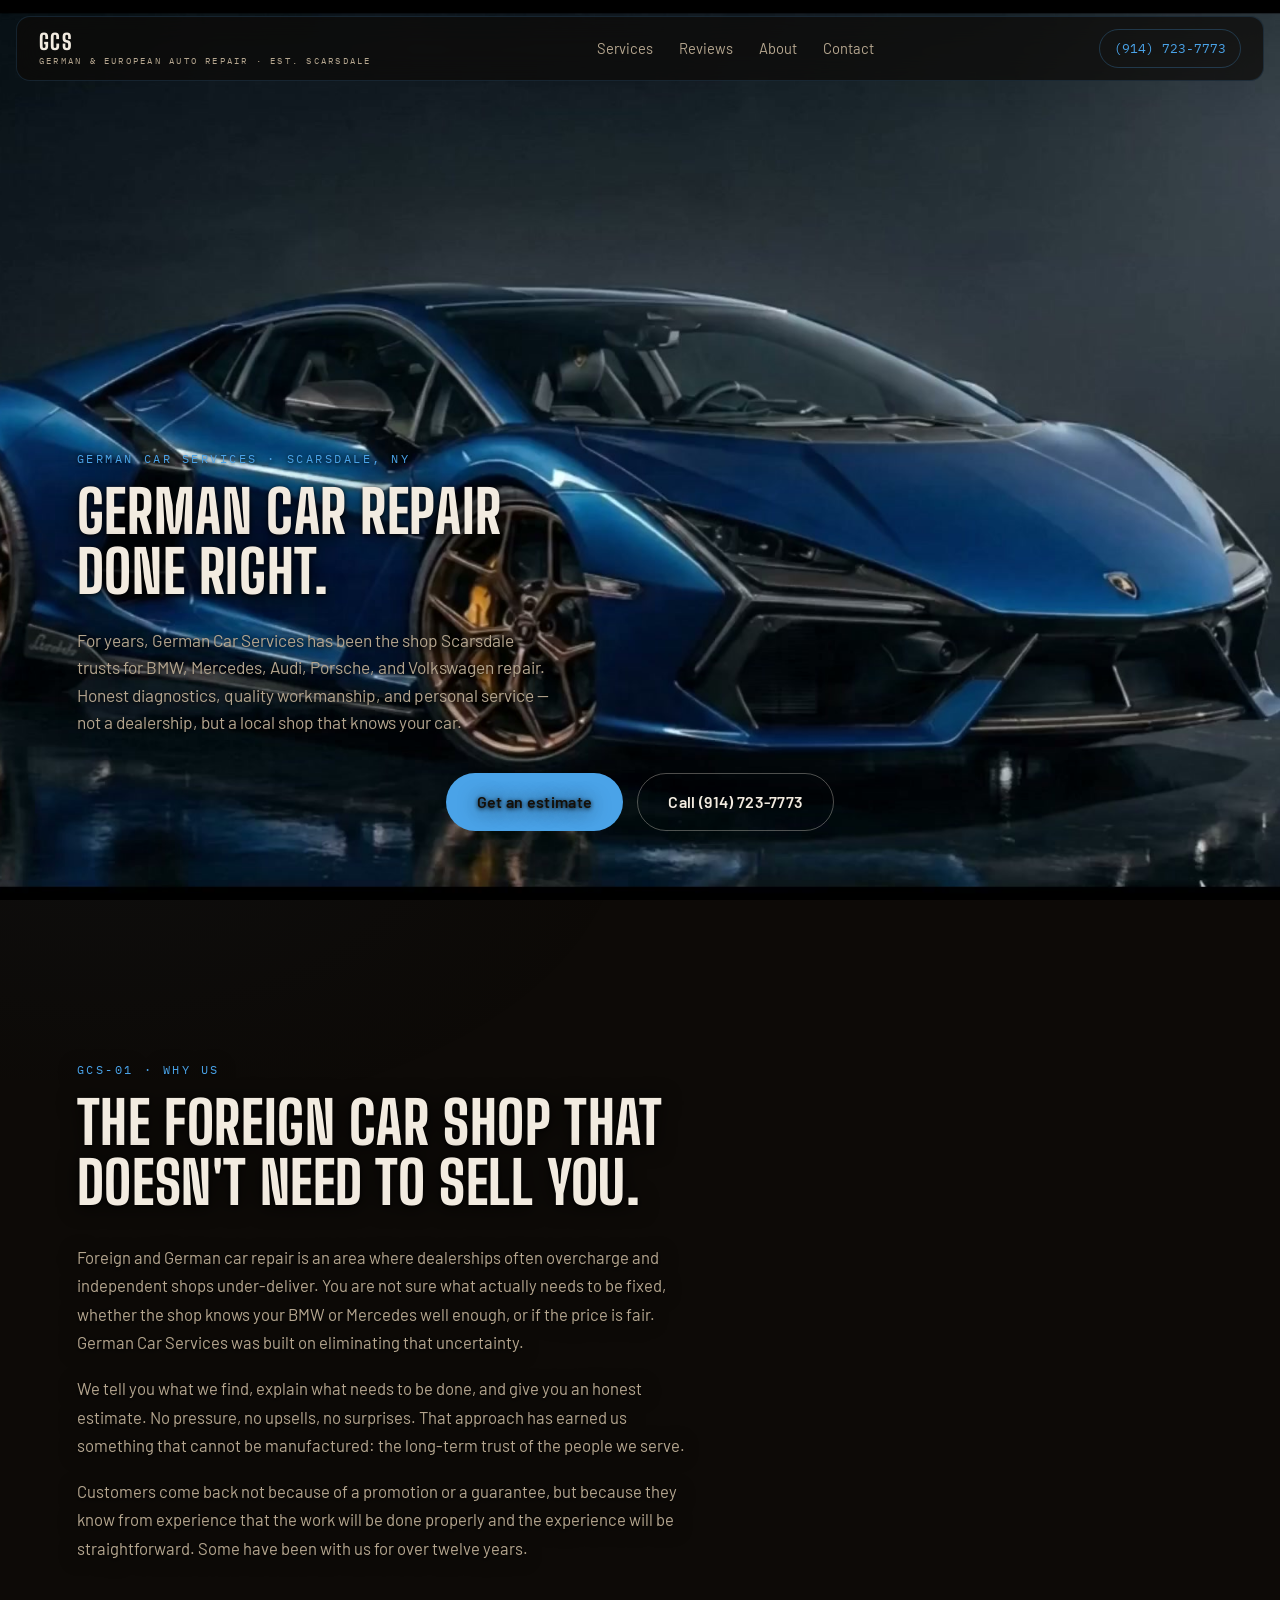
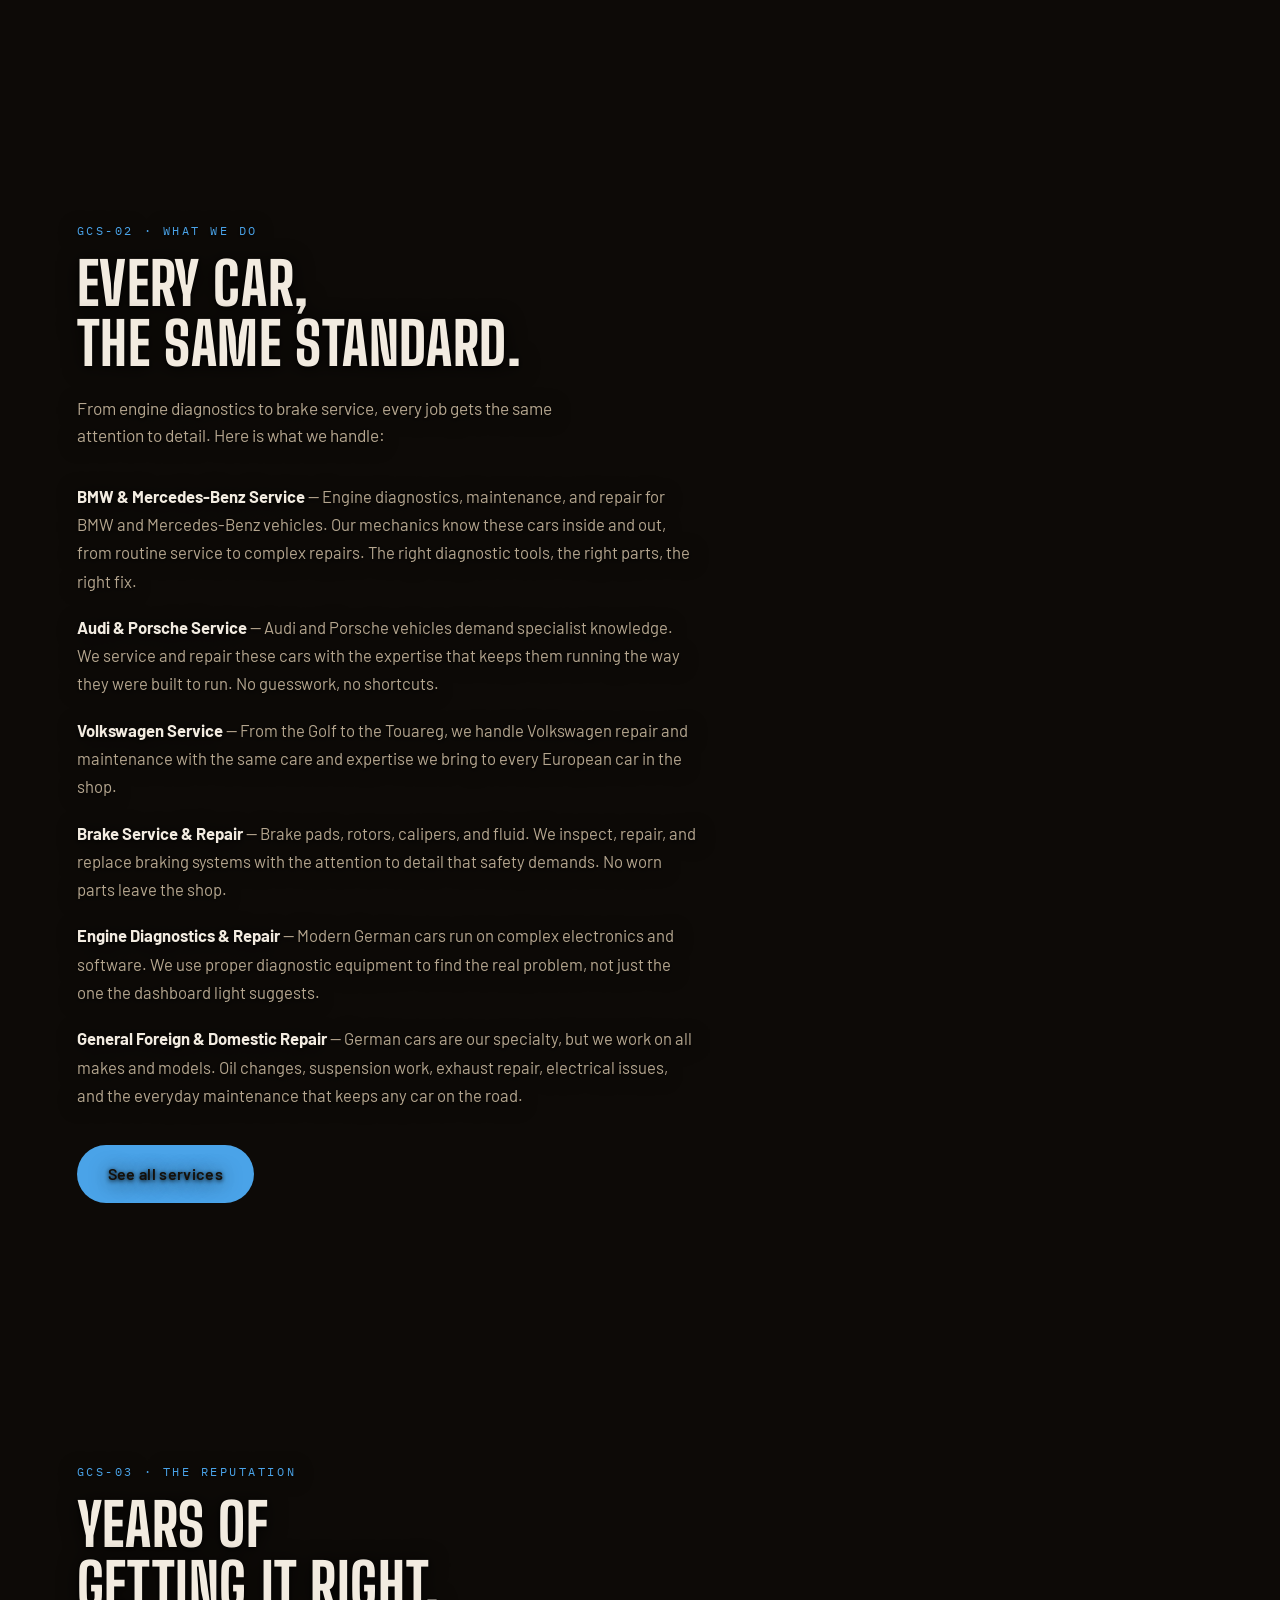
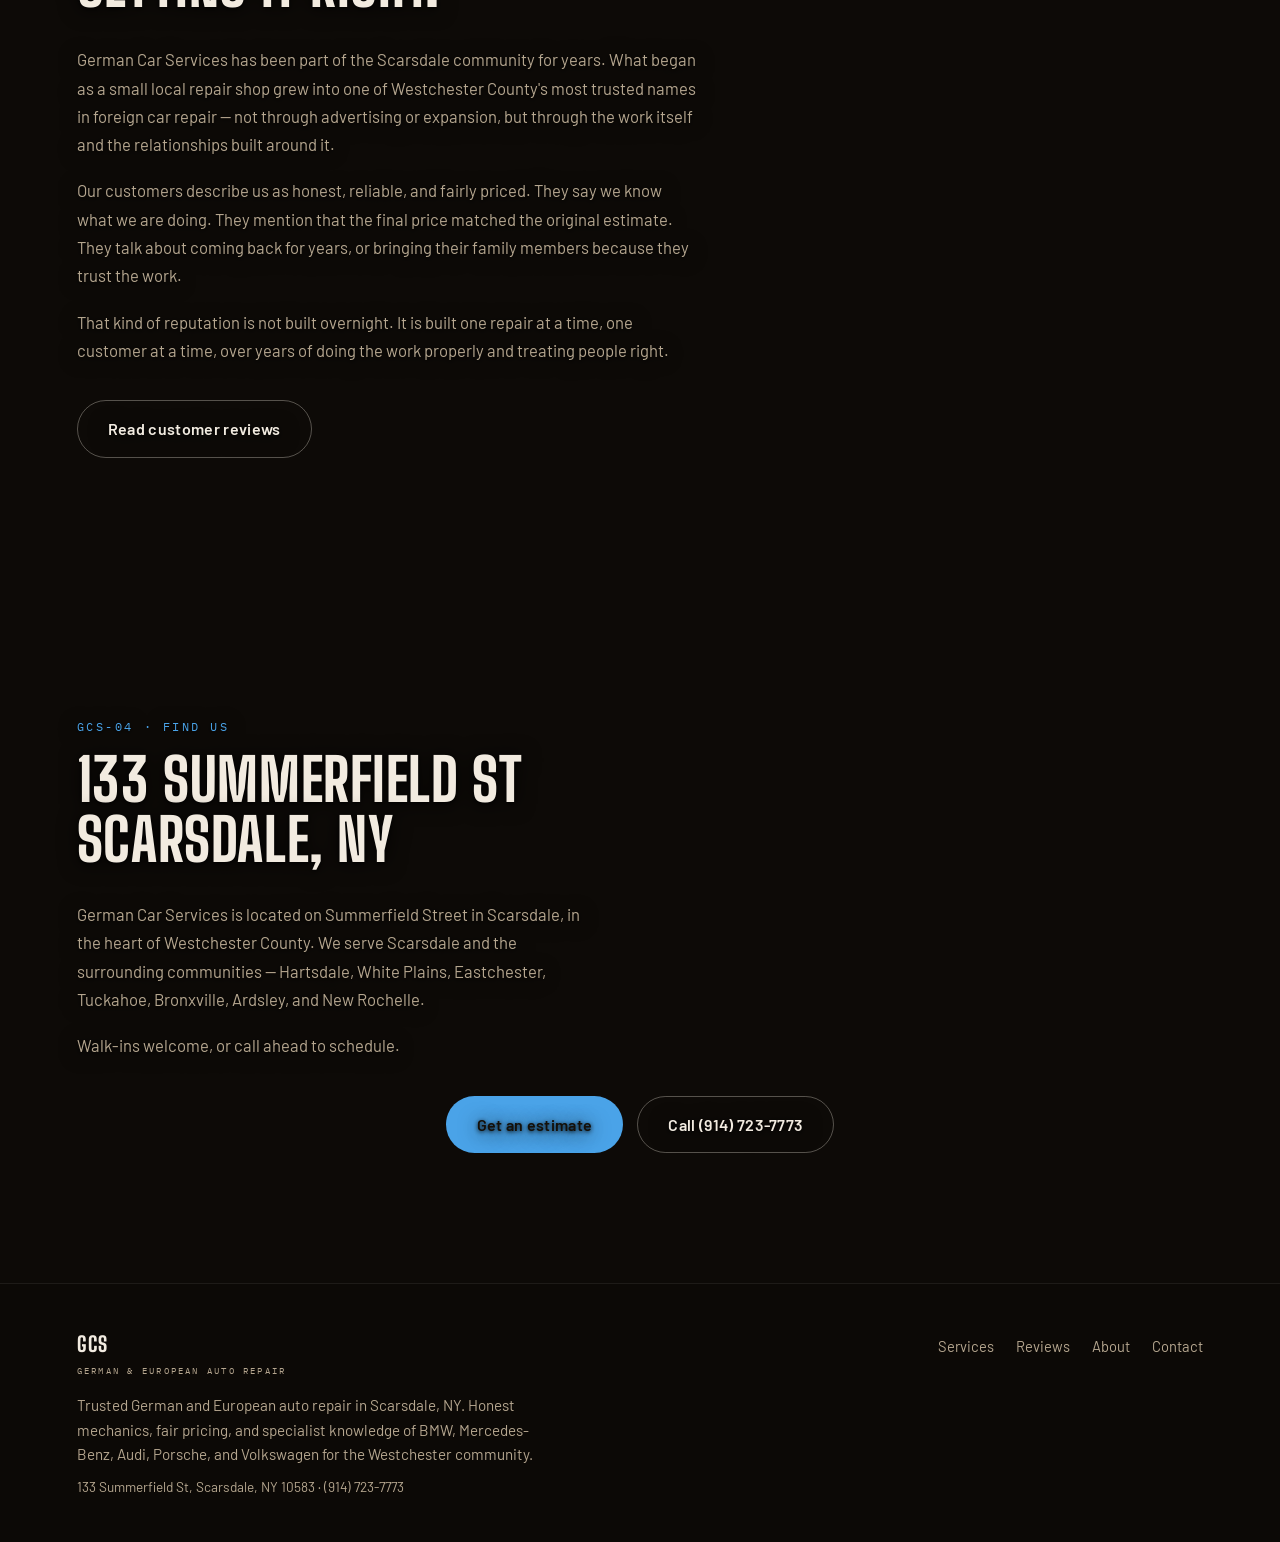
<file: index.html>
<!DOCTYPE html>
<html lang="en">
<head>
<meta charset="UTF-8">
<meta name="viewport" content="width=device-width, initial-scale=1">
<title>German Car Services — German &amp; European Auto Repair in Scarsdale, NY</title>
<meta name="description" content="German Car Services — trusted German and European auto repair in Scarsdale, NY. BMW, Mercedes-Benz, Audi, Porsche, and Volkswagen specialists.">
<meta name="theme-color" content="#0d0a07">
<link rel="icon" href='data:image/svg+xml,<svg xmlns="http://www.w3.org/2000/svg" viewBox="0 0 48 48"><rect width="48" height="48" rx="10" fill="%230d0a07"/><path d="M24 8l13 7.5v17L24 40l-13-7.5v-17z" fill="none" stroke="%234aa3e8" stroke-width="3"/><circle cx="24" cy="24" r="5" fill="%234aa3e8"/></svg>'>
<link rel="preconnect" href="https://fonts.googleapis.com">
<link rel="preconnect" href="https://fonts.gstatic.com" crossorigin>
<link href="https://fonts.googleapis.com/css2?family=Big+Shoulders+Display:wght@700;800&family=Barlow:wght@400;500;600&family=IBM+Plex+Mono:wght@400;500&display=swap" rel="stylesheet">
<meta property="og:title" content="German Car Services — Scarsdale, NY">
<meta property="og:description" content="Trusted German and European auto repair in Scarsdale, NY. Honest mechanics, fair pricing, and specialist knowledge of BMW, Mercedes-Benz, Audi, Porsche, and Volkswagen.">
<meta property="og:type" content="website">
<link rel="stylesheet" href="assets/style.css">
</head>
<body>
<a class="skip" href="#main">Skip to content</a>

<!-- ================= FIXED VIDEO BACKGROUND ================= -->
<section class="hero" id="top">
  <div class="stage">
    <div class="poster" aria-hidden="true"></div>
    <video id="heroVideo" preload="auto" muted playsinline loop aria-hidden="true" tabindex="-1">
      <source src="assets/hero-scrub.mp4" type="video/mp4">
    </video>
    <div class="scrim" aria-hidden="true"></div>
    <svg class="ring" viewBox="0 0 48 48" aria-hidden="true">
      <circle cx="24" cy="24" r="20" fill="none" stroke="currentColor" stroke-width="3"
              stroke-dasharray="126" style="stroke-dashoffset:var(--ld,126)"/>
    </svg>
  </div>
</section>

<header class="nav">
  <a class="brand" href="index.html">GCS<span class="brand-sub">German & European Auto Repair · est. Scarsdale</span></a>
  <nav class="nav-links" aria-label="Primary">
    <a href="services.html">Services</a>
    <a href="reviews.html">Reviews</a>
    <a href="about.html">About</a>
    <a href="contact.html">Contact</a>
  </nav>
  <a class="nav-tel" href="tel:+19147237773">(914) 723-7773</a>
</header>

<!-- ================= SCROLLABLE CONTENT OVER VIDEO ================= -->
<div class="hero-content">

  <main id="main" tabindex="-1">

    <!-- ================= INTRO ================= -->
    <section class="sec" style="padding-top:50vh;padding-bottom:100px">
      <div class="wrap" data-reveal>
        <p class="kicker part">German Car Services · Scarsdale, NY</p>
        <h1 class="sec-h part mask"><span>German car repair<br>done right.</span></h1>
        <p class="lede part" style="margin-top:24px;max-width:48ch">For years, German Car Services has been the shop Scarsdale trusts for BMW, Mercedes, Audi, Porsche, and Volkswagen repair. Honest diagnostics, quality workmanship, and personal service — not a dealership, but a local shop that knows your car.</p>
        <div class="cta-row part" style="margin-top:36px">
          <a class="btn btn-primary" href="contact.html">Get an estimate</a>
          <a class="btn btn-ghost" href="tel:+19147237773">Call (914) 723-7773</a>
        </div>
      </div>
    </section>

    <!-- ================= WHY US ================= -->
    <section class="sec zone-blue">
      <div class="wrap" data-reveal>
        <p class="kicker part">GCS-01 · why us</p>
        <h2 class="sec-h part mask"><span>The foreign car shop that<br>doesn't need to sell you.</span></h2>
        <div class="part" style="margin-top:30px;max-width:62ch">
          <p style="color:var(--text-secondary);font-size:1.04rem;line-height:1.7;margin-bottom:18px">Foreign and German car repair is an area where dealerships often overcharge and independent shops under-deliver. You are not sure what actually needs to be fixed, whether the shop knows your BMW or Mercedes well enough, or if the price is fair. German Car Services was built on eliminating that uncertainty.</p>
          <p style="color:var(--text-secondary);font-size:1.04rem;line-height:1.7;margin-bottom:18px">We tell you what we find, explain what needs to be done, and give you an honest estimate. No pressure, no upsells, no surprises. That approach has earned us something that cannot be manufactured: the long-term trust of the people we serve.</p>
          <p style="color:var(--text-secondary);font-size:1.04rem;line-height:1.7">Customers come back not because of a promotion or a guarantee, but because they know from experience that the work will be done properly and the experience will be straightforward. Some have been with us for over twelve years.</p>
        </div>
      </div>
    </section>

    <!-- ================= WHAT WE DO ================= -->
    <section class="sec zone-blue">
      <div class="wrap" data-reveal>
        <p class="kicker part">GCS-02 · what we do</p>
        <h2 class="sec-h part mask"><span>Every car,<br>the same standard.</span></h2>
        <p class="lede part" style="margin-top:20px">From engine diagnostics to brake service, every job gets the same attention to detail. Here is what we handle:</p>
        <div class="part" style="margin-top:32px;max-width:62ch">
          <p style="color:var(--text-secondary);font-size:1.04rem;line-height:1.7;margin-bottom:18px"><strong style="color:var(--text-primary)">BMW &amp; Mercedes-Benz Service</strong> — Engine diagnostics, maintenance, and repair for BMW and Mercedes-Benz vehicles. Our mechanics know these cars inside and out, from routine service to complex repairs. The right diagnostic tools, the right parts, the right fix.</p>
          <p style="color:var(--text-secondary);font-size:1.04rem;line-height:1.7;margin-bottom:18px"><strong style="color:var(--text-primary)">Audi &amp; Porsche Service</strong> — Audi and Porsche vehicles demand specialist knowledge. We service and repair these cars with the expertise that keeps them running the way they were built to run. No guesswork, no shortcuts.</p>
          <p style="color:var(--text-secondary);font-size:1.04rem;line-height:1.7;margin-bottom:18px"><strong style="color:var(--text-primary)">Volkswagen Service</strong> — From the Golf to the Touareg, we handle Volkswagen repair and maintenance with the same care and expertise we bring to every European car in the shop.</p>
          <p style="color:var(--text-secondary);font-size:1.04rem;line-height:1.7;margin-bottom:18px"><strong style="color:var(--text-primary)">Brake Service &amp; Repair</strong> — Brake pads, rotors, calipers, and fluid. We inspect, repair, and replace braking systems with the attention to detail that safety demands. No worn parts leave the shop.</p>
          <p style="color:var(--text-secondary);font-size:1.04rem;line-height:1.7;margin-bottom:18px"><strong style="color:var(--text-primary)">Engine Diagnostics &amp; Repair</strong> — Modern German cars run on complex electronics and software. We use proper diagnostic equipment to find the real problem, not just the one the dashboard light suggests.</p>
          <p style="color:var(--text-secondary);font-size:1.04rem;line-height:1.7"><strong style="color:var(--text-primary)">General Foreign &amp; Domestic Repair</strong> — German cars are our specialty, but we work on all makes and models. Oil changes, suspension work, exhaust repair, electrical issues, and the everyday maintenance that keeps any car on the road.</p>
        </div>
        <a class="btn btn-primary part" href="services.html" style="margin-top:36px">See all services</a>
      </div>
    </section>

    <!-- ================= TRUST ================= -->
    <section class="sec zone-blue">
      <div class="wrap" data-reveal>
        <p class="kicker part">GCS-03 · the reputation</p>
        <h2 class="sec-h part mask"><span>Years of<br>getting it right.</span></h2>
        <div class="part" style="margin-top:30px;max-width:62ch">
          <p style="color:var(--text-secondary);font-size:1.04rem;line-height:1.7;margin-bottom:18px">German Car Services has been part of the Scarsdale community for years. What began as a small local repair shop grew into one of Westchester County's most trusted names in foreign car repair — not through advertising or expansion, but through the work itself and the relationships built around it.</p>
          <p style="color:var(--text-secondary);font-size:1.04rem;line-height:1.7;margin-bottom:18px">Our customers describe us as honest, reliable, and fairly priced. They say we know what we are doing. They mention that the final price matched the original estimate. They talk about coming back for years, or bringing their family members because they trust the work.</p>
          <p style="color:var(--text-secondary);font-size:1.04rem;line-height:1.7">That kind of reputation is not built overnight. It is built one repair at a time, one customer at a time, over years of doing the work properly and treating people right.</p>
        </div>
        <a class="btn btn-ghost part" href="reviews.html" style="margin-top:36px">Read customer reviews</a>
      </div>
    </section>

    <!-- ================= LOCATION ================= -->
    <section class="sec zone-blue">
      <div class="wrap" data-reveal>
        <p class="kicker part">GCS-04 · find us</p>
        <h2 class="sec-h part mask"><span>133 Summerfield St<br>Scarsdale, NY</span></h2>
        <div class="part" style="margin-top:30px;max-width:52ch">
          <p style="color:var(--text-secondary);font-size:1.04rem;line-height:1.7;margin-bottom:18px">German Car Services is located on Summerfield Street in Scarsdale, in the heart of Westchester County. We serve Scarsdale and the surrounding communities — Hartsdale, White Plains, Eastchester, Tuckahoe, Bronxville, Ardsley, and New Rochelle.</p>
          <p style="color:var(--text-secondary);font-size:1.04rem;line-height:1.7">Walk-ins welcome, or call ahead to schedule.</p>
        </div>
        <div class="cta-row part" style="margin-top:36px">
          <a class="btn btn-primary" href="contact.html">Get an estimate</a>
          <a class="btn btn-ghost" href="tel:+19147237773">Call (914) 723-7773</a>
        </div>
      </div>
    </section>

  </main>

  <footer class="foot zone-blue">
    <div class="wrap foot-grid">
      <div>
        <p class="foot-brand">GCS<span class="brand-sub">German & European Auto Repair</span></p>
        <p class="foot-blurb">Trusted German and European auto repair in Scarsdale, NY. Honest mechanics, fair pricing, and specialist knowledge of BMW, Mercedes-Benz, Audi, Porsche, and Volkswagen for the Westchester community.</p>
        <p class="foot-disc">133 Summerfield St, Scarsdale, NY 10583 · (914) 723-7773</p>
      </div>
      <nav class="foot-nav" aria-label="Footer">
        <a href="services.html">Services</a>
        <a href="reviews.html">Reviews</a>
        <a href="about.html">About</a>
        <a href="contact.html">Contact</a>
      </nav>
    </div>
  </footer>

</div>

<script src="assets/main.js"></script>
</body>
</html>
</file>
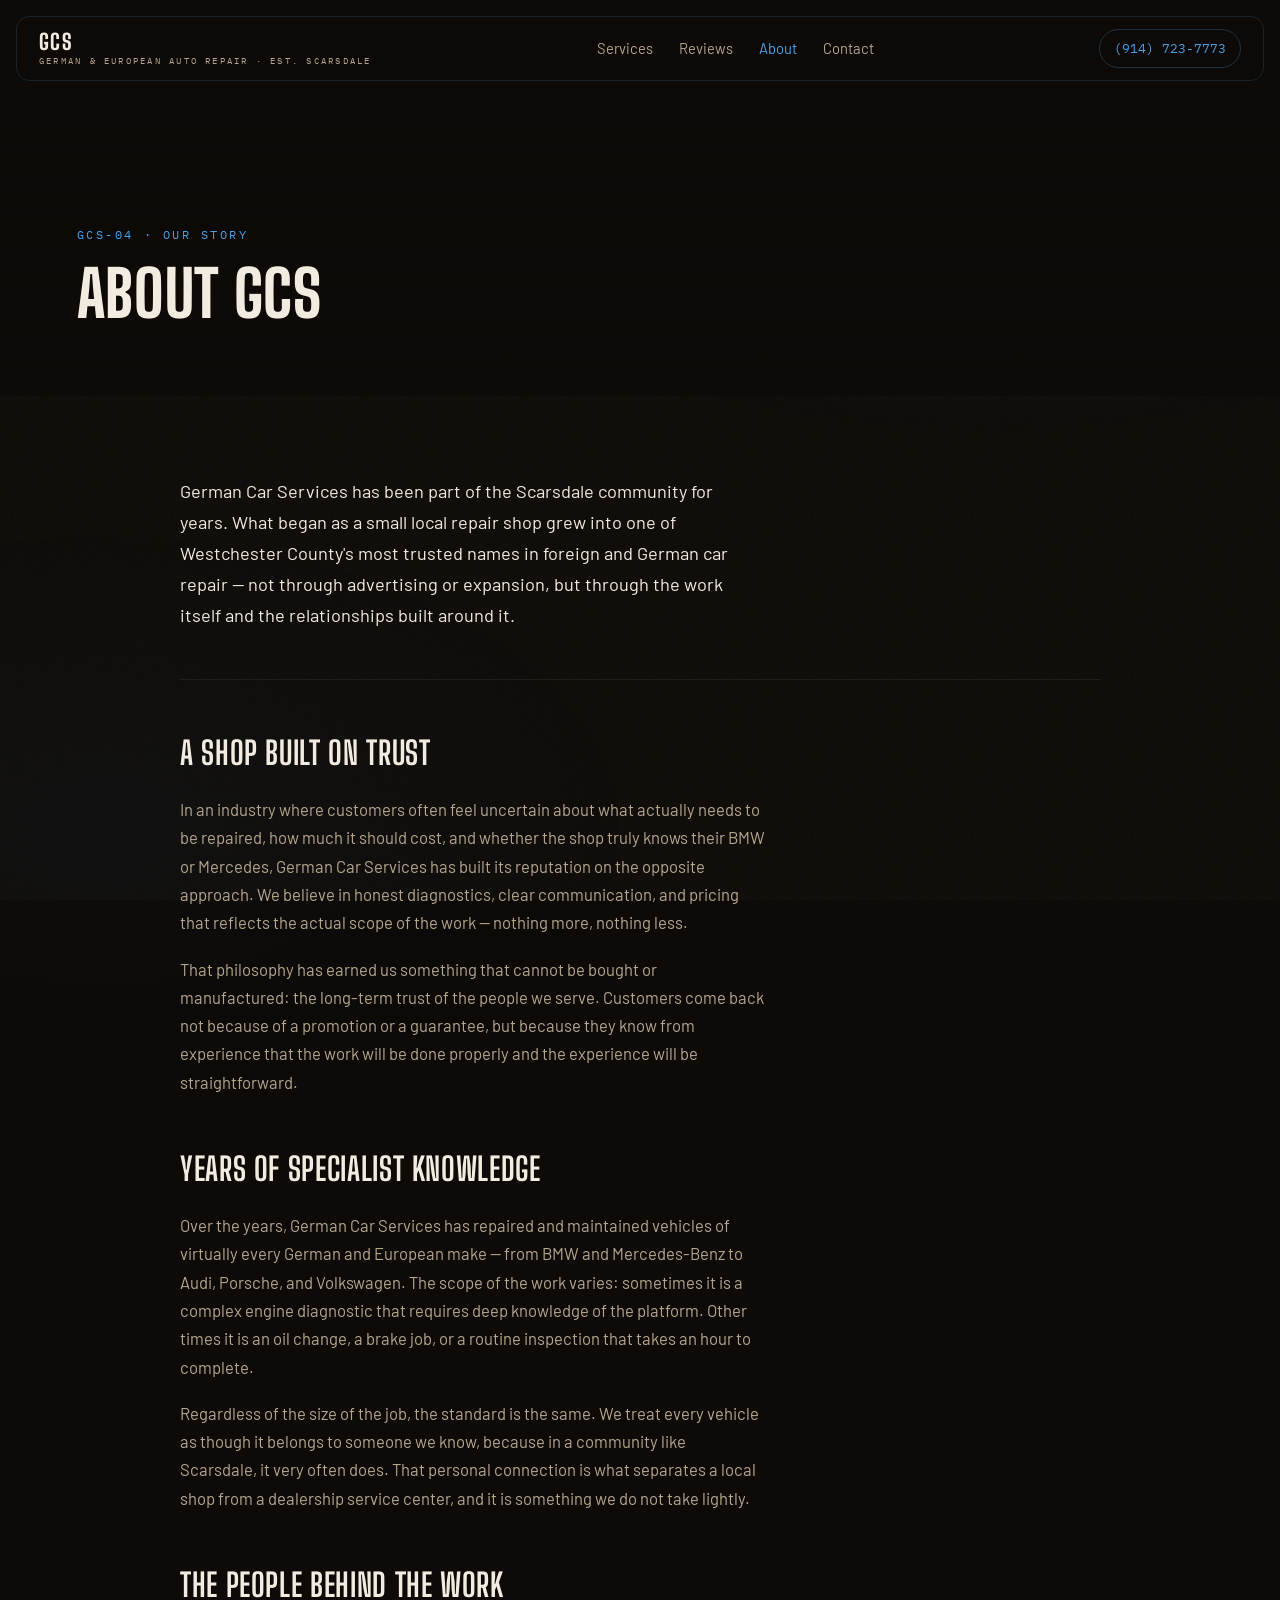
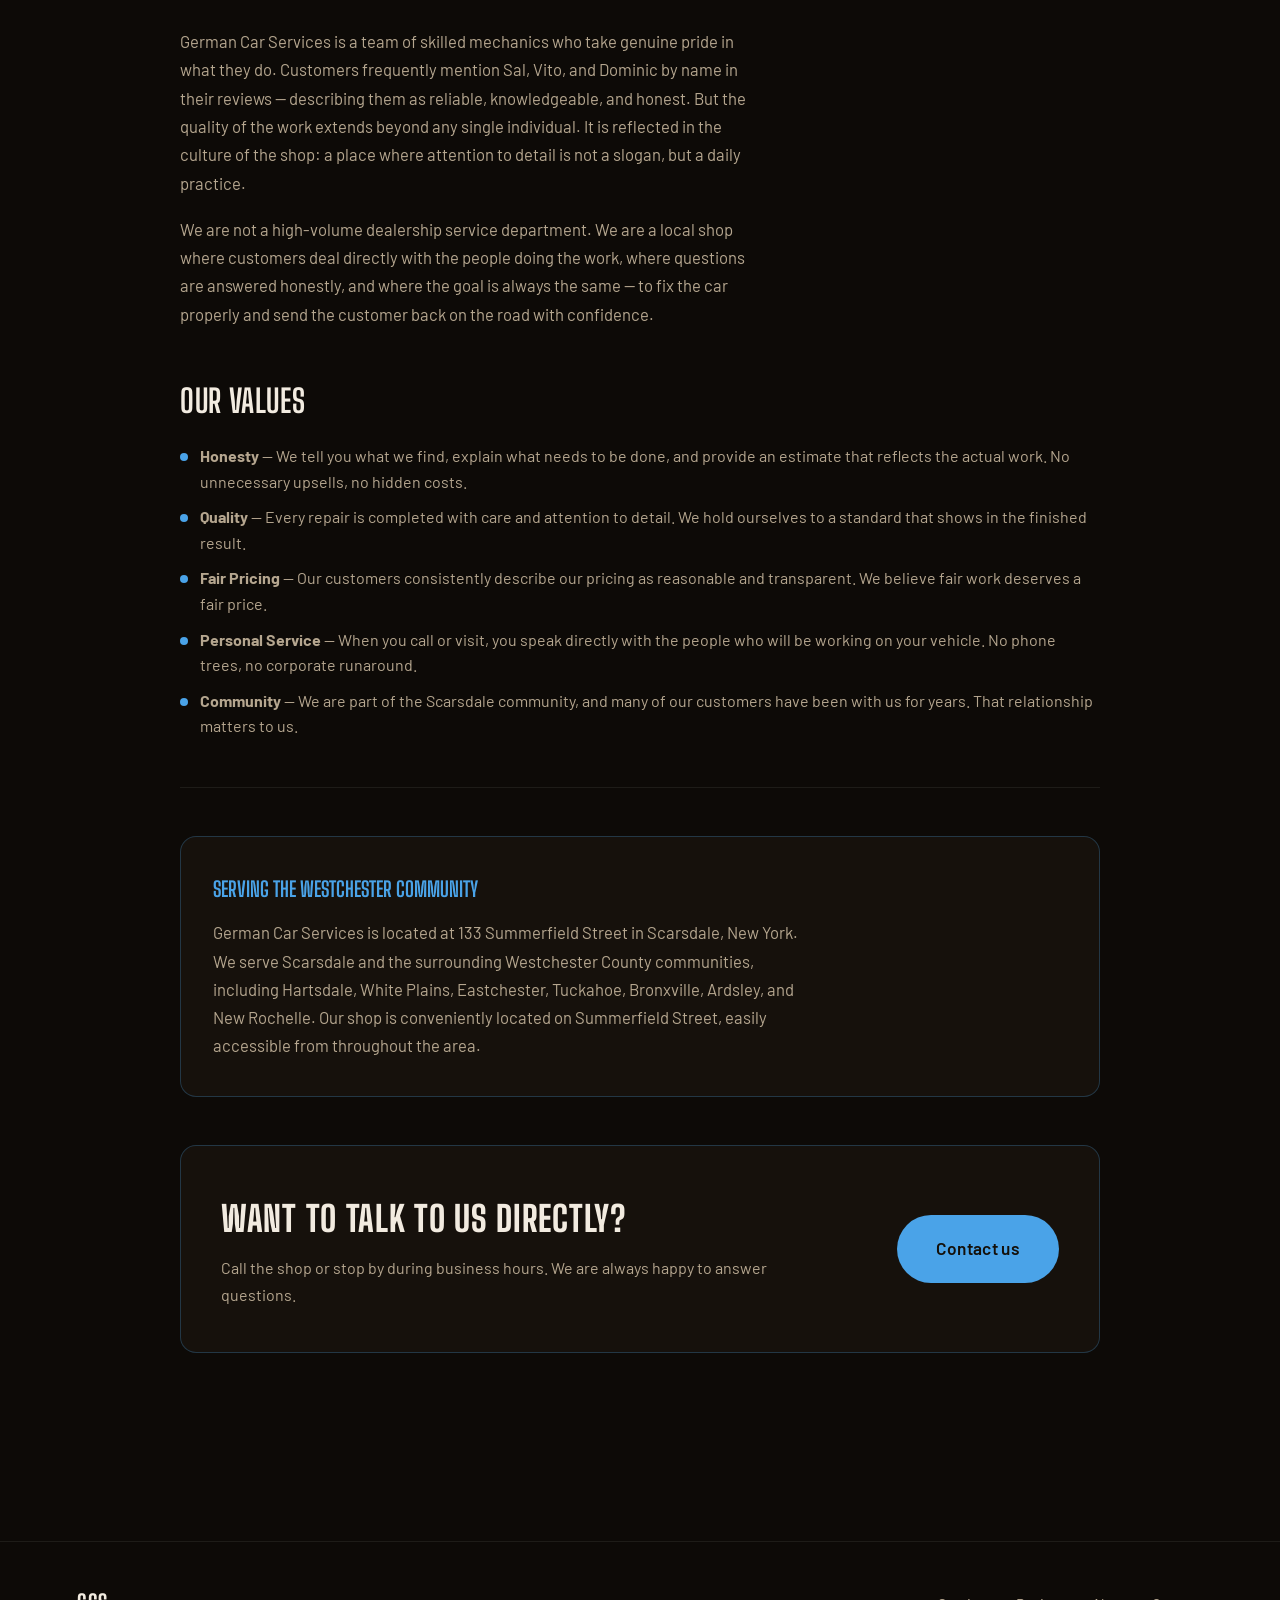
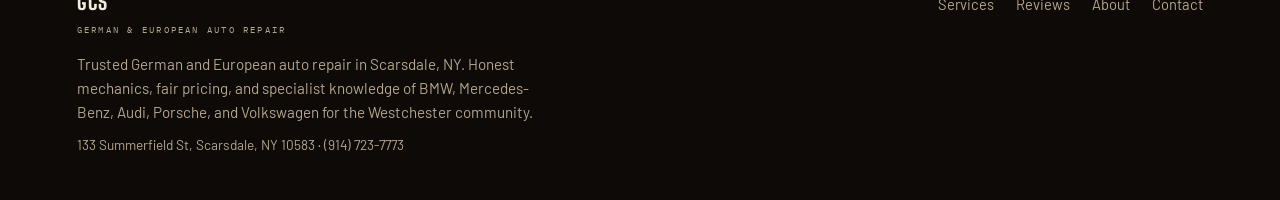
<file: about.html>
<!DOCTYPE html>
<html lang="en">
<head>
<meta charset="UTF-8">
<meta name="viewport" content="width=device-width, initial-scale=1">
<title>About — German Car Services</title>
<meta name="description" content="Learn about German Car Services in Scarsdale, NY. Honest mechanics, specialist knowledge of German and European cars, and years of trusted local service.">
<meta name="theme-color" content="#0d0a07">
<link rel="icon" href='data:image/svg+xml,<svg xmlns="http://www.w3.org/2000/svg" viewBox="0 0 48 48"><rect width="48" height="48" rx="10" fill="%230d0a07"/><path d="M24 8l13 7.5v17L24 40l-13-7.5v-17z" fill="none" stroke="%234aa3e8" stroke-width="3"/><circle cx="24" cy="24" r="5" fill="%234aa3e8"/></svg>'>
<link rel="preconnect" href="https://fonts.googleapis.com">
<link rel="preconnect" href="https://fonts.gstatic.com" crossorigin>
<link href="https://fonts.googleapis.com/css2?family=Big+Shoulders+Display:wght@700;800&family=Barlow:wght@400;500;600&family=IBM+Plex+Mono:wght@400;500&display=swap" rel="stylesheet">
<link rel="stylesheet" href="assets/style.css">
</head>
<body>
<a class="skip" href="#main">Skip to content</a>

<header class="nav">
  <a class="brand" href="index.html">GCS<span class="brand-sub">German &amp; European Auto Repair · est. Scarsdale</span></a>
  <nav class="nav-links" aria-label="Primary">
    <a href="services.html">Services</a>
    <a href="reviews.html">Reviews</a>
    <a href="about.html" class="active">About</a>
    <a href="contact.html">Contact</a>
  </nav>
  <a class="nav-tel" href="tel:+19147237773">(914) 723-7773</a>
</header>

<main id="main" tabindex="-1">

  <section class="page-hero">
    <div class="page-hero-inner">
      <p class="kicker">GCS-04 · our story</p>
      <h1 class="sec-h mask"><span>About GCS</span></h1>
    </div>
  </section>

  <section class="page-body">
    <div class="wrap" data-reveal>

      <p class="part lead">German Car Services has been part of the Scarsdale community for years. What began as a small local repair shop grew into one of Westchester County's most trusted names in foreign and German car repair — not through advertising or expansion, but through the work itself and the relationships built around it.</p>

      <hr class="divider part">

      <h3 class="part">A Shop Built on Trust</h3>
      <p class="part">In an industry where customers often feel uncertain about what actually needs to be repaired, how much it should cost, and whether the shop truly knows their BMW or Mercedes, German Car Services has built its reputation on the opposite approach. We believe in honest diagnostics, clear communication, and pricing that reflects the actual scope of the work — nothing more, nothing less.</p>
      <p class="part">That philosophy has earned us something that cannot be bought or manufactured: the long-term trust of the people we serve. Customers come back not because of a promotion or a guarantee, but because they know from experience that the work will be done properly and the experience will be straightforward.</p>

      <h3 class="part">Years of Specialist Knowledge</h3>
      <p class="part">Over the years, German Car Services has repaired and maintained vehicles of virtually every German and European make — from BMW and Mercedes-Benz to Audi, Porsche, and Volkswagen. The scope of the work varies: sometimes it is a complex engine diagnostic that requires deep knowledge of the platform. Other times it is an oil change, a brake job, or a routine inspection that takes an hour to complete.</p>
      <p class="part">Regardless of the size of the job, the standard is the same. We treat every vehicle as though it belongs to someone we know, because in a community like Scarsdale, it very often does. That personal connection is what separates a local shop from a dealership service center, and it is something we do not take lightly.</p>

      <h3 class="part">The People Behind the Work</h3>
      <p class="part">German Car Services is a team of skilled mechanics who take genuine pride in what they do. Customers frequently mention Sal, Vito, and Dominic by name in their reviews — describing them as reliable, knowledgeable, and honest. But the quality of the work extends beyond any single individual. It is reflected in the culture of the shop: a place where attention to detail is not a slogan, but a daily practice.</p>
      <p class="part">We are not a high-volume dealership service department. We are a local shop where customers deal directly with the people doing the work, where questions are answered honestly, and where the goal is always the same — to fix the car properly and send the customer back on the road with confidence.</p>

      <h3 class="part">Our Values</h3>
      <div class="part">
        <ul>
          <li><strong>Honesty</strong> — We tell you what we find, explain what needs to be done, and provide an estimate that reflects the actual work. No unnecessary upsells, no hidden costs.</li>
          <li><strong>Quality</strong> — Every repair is completed with care and attention to detail. We hold ourselves to a standard that shows in the finished result.</li>
          <li><strong>Fair Pricing</strong> — Our customers consistently describe our pricing as reasonable and transparent. We believe fair work deserves a fair price.</li>
          <li><strong>Personal Service</strong> — When you call or visit, you speak directly with the people who will be working on your vehicle. No phone trees, no corporate runaround.</li>
          <li><strong>Community</strong> — We are part of the Scarsdale community, and many of our customers have been with us for years. That relationship matters to us.</li>
        </ul>
      </div>

      <hr class="divider part">

      <div class="highlight-box part">
        <h4>Serving the Westchester community</h4>
        <p>German Car Services is located at 133 Summerfield Street in Scarsdale, New York. We serve Scarsdale and the surrounding Westchester County communities, including Hartsdale, White Plains, Eastchester, Tuckahoe, Bronxville, Ardsley, and New Rochelle. Our shop is conveniently located on Summerfield Street, easily accessible from throughout the area.</p>
      </div>

      <div class="cta-strip part">
        <div class="cta-strip-text">
          <h3>Want to talk to us directly?</h3>
          <p>Call the shop or stop by during business hours. We are always happy to answer questions.</p>
        </div>
        <a class="btn btn-primary btn-big" href="contact.html">Contact us</a>
      </div>

    </div>
  </section>

</main>

<footer class="foot zone-blue">
  <div class="wrap foot-grid">
    <div>
      <p class="foot-brand">GCS<span class="brand-sub">German &amp; European Auto Repair</span></p>
      <p class="foot-blurb">Trusted German and European auto repair in Scarsdale, NY. Honest mechanics, fair pricing, and specialist knowledge of BMW, Mercedes-Benz, Audi, Porsche, and Volkswagen for the Westchester community.</p>
      <p class="foot-disc">133 Summerfield St, Scarsdale, NY 10583 · (914) 723-7773</p>
    </div>
    <nav class="foot-nav" aria-label="Footer">
      <a href="services.html">Services</a>
      <a href="reviews.html">Reviews</a>
      <a href="about.html">About</a>
      <a href="contact.html">Contact</a>
    </nav>
  </div>
</footer>

<script src="assets/main.js"></script>
</body>
</html>
</file>
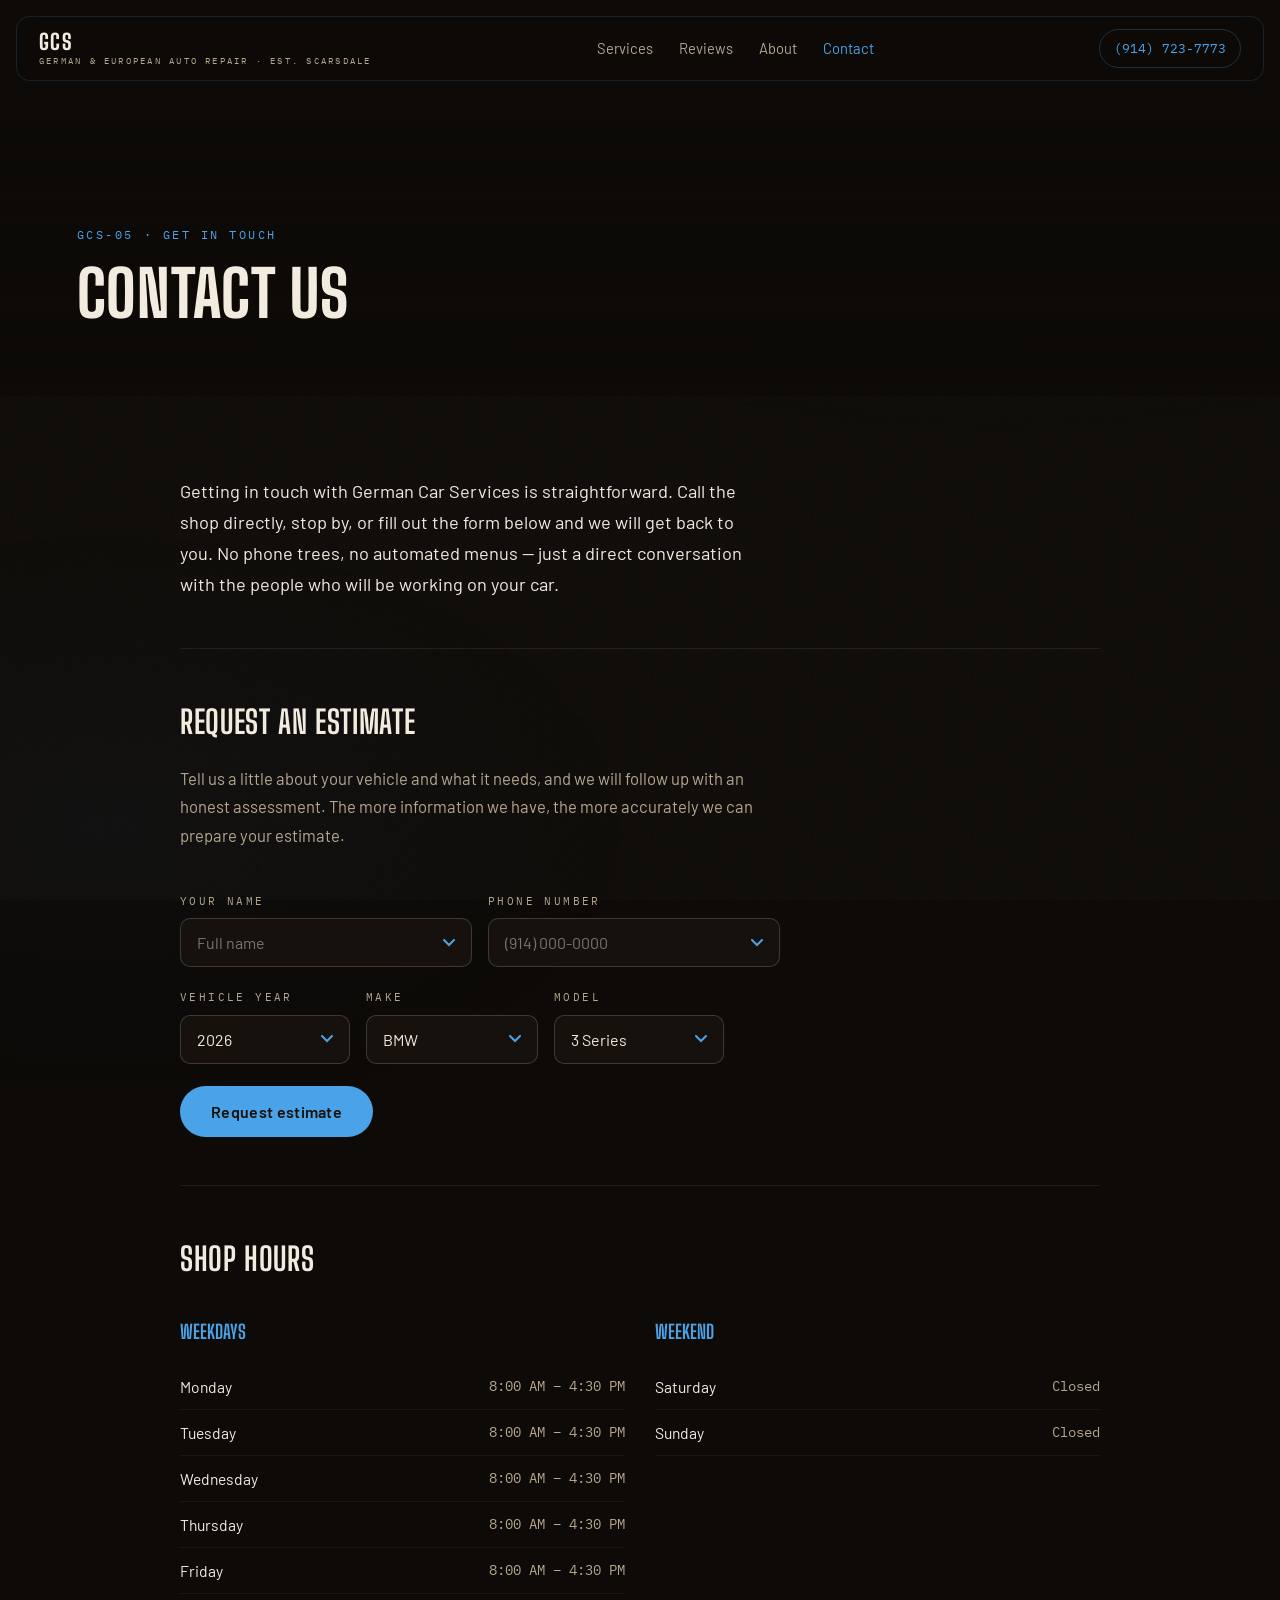
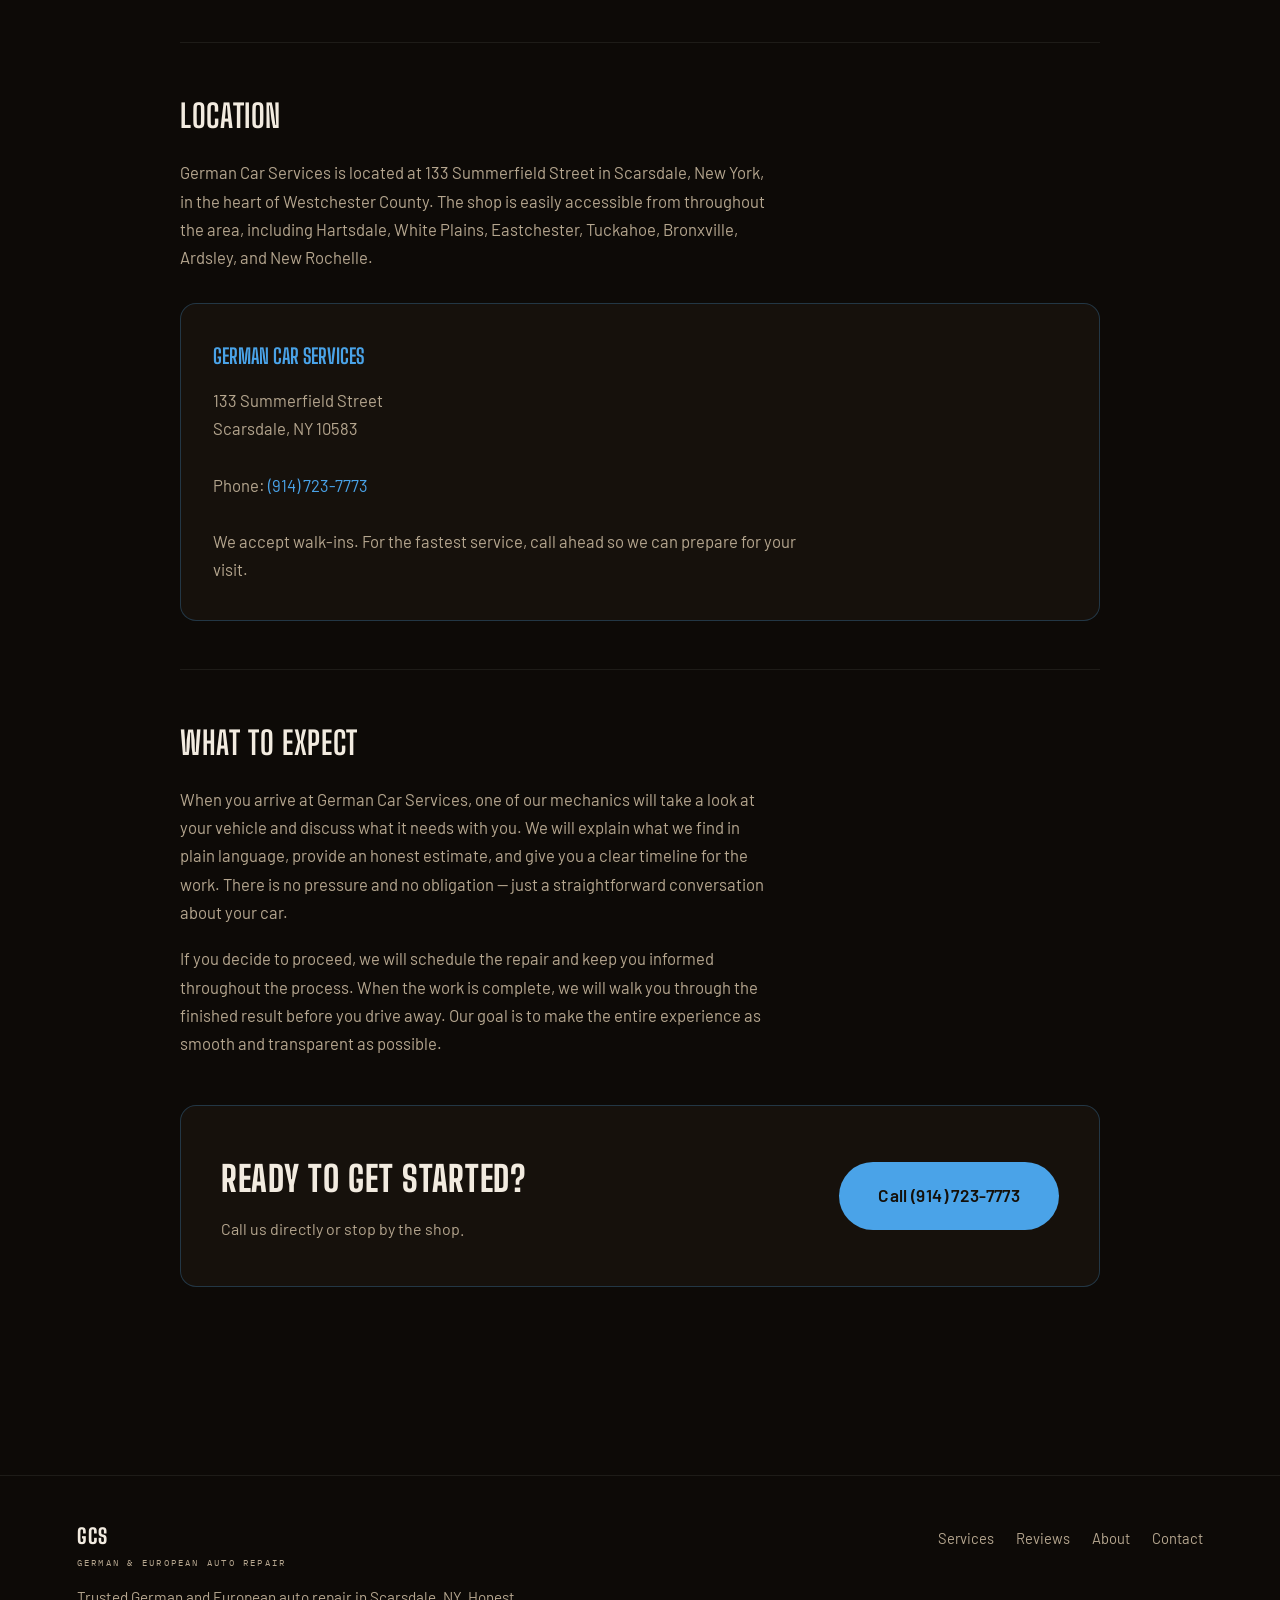
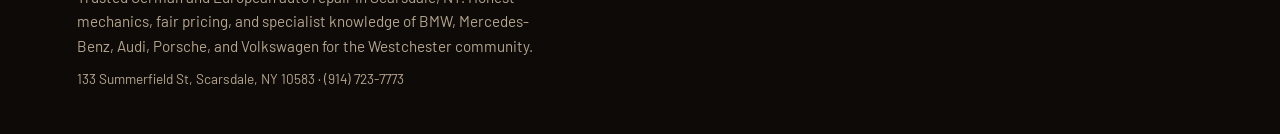
<file: contact.html>
<!DOCTYPE html>
<html lang="en">
<head>
<meta charset="UTF-8">
<meta name="viewport" content="width=device-width, initial-scale=1">
<title>Contact — German Car Services</title>
<meta name="description" content="Contact German Car Services in Scarsdale, NY. Schedule service, ask a question, or request an estimate. Call (914) 723-7773.">
<meta name="theme-color" content="#0d0a07">
<link rel="icon" href='data:image/svg+xml,<svg xmlns="http://www.w3.org/2000/svg" viewBox="0 0 48 48"><rect width="48" height="48" rx="10" fill="%230d0a07"/><path d="M24 8l13 7.5v17L24 40l-13-7.5v-17z" fill="none" stroke="%234aa3e8" stroke-width="3"/><circle cx="24" cy="24" r="5" fill="%234aa3e8"/></svg>'>
<link rel="preconnect" href="https://fonts.googleapis.com">
<link rel="preconnect" href="https://fonts.gstatic.com" crossorigin>
<link href="https://fonts.googleapis.com/css2?family=Big+Shoulders+Display:wght@700;800&family=Barlow:wght@400;500;600&family=IBM+Plex+Mono:wght@400;500&display=swap" rel="stylesheet">
<link rel="stylesheet" href="assets/style.css">
</head>
<body>
<a class="skip" href="#main">Skip to content</a>

<header class="nav">
  <a class="brand" href="index.html">GCS<span class="brand-sub">German & European Auto Repair · est. Scarsdale</span></a>
  <nav class="nav-links" aria-label="Primary">
    <a href="services.html">Services</a>
    <a href="reviews.html">Reviews</a>
    <a href="about.html">About</a>
    <a href="contact.html" class="active">Contact</a>
  </nav>
  <a class="nav-tel" href="tel:+19147237773">(914) 723-7773</a>
</header>

<main id="main" tabindex="-1">

  <section class="page-hero">
    <div class="page-hero-inner">
      <p class="kicker">GCS-05 · get in touch</p>
      <h1 class="sec-h mask"><span>Contact Us</span></h1>
    </div>
  </section>

  <section class="page-body">
    <div class="wrap" data-reveal>

      <p class="part lead">Getting in touch with German Car Services is straightforward. Call the shop directly, stop by, or fill out the form below and we will get back to you. No phone trees, no automated menus — just a direct conversation with the people who will be working on your car.</p>

      <hr class="divider part">

      <h3 class="part">Request an Estimate</h3>
      <p class="part">Tell us a little about your vehicle and what it needs, and we will follow up with an honest assessment. The more information we have, the more accurately we can prepare your estimate.</p>

      <form class="finder-form part" style="max-width:600px" autocomplete="off">
        <div class="sel-row" style="width:100%">
          <div class="field" style="flex:1">
            <label class="mono" for="cName">Your name</label>
            <input type="text" id="cName" class="sel" placeholder="Full name" style="min-width:0;width:100%">
          </div>
          <div class="field" style="flex:1">
            <label class="mono" for="cPhone">Phone number</label>
            <input type="tel" id="cPhone" class="sel" placeholder="(914) 000-0000" style="min-width:0;width:100%">
          </div>
        </div>
        <div class="sel-row" style="width:100%">
          <div class="field">
            <label class="mono" for="fYear">Vehicle year</label>
            <select id="fYear" class="sel"></select>
          </div>
          <div class="field">
            <label class="mono" for="fMake">Make</label>
            <select id="fMake" class="sel"></select>
          </div>
          <div class="field">
            <label class="mono" for="fModel">Model</label>
            <select id="fModel" class="sel"></select>
          </div>
        </div>
        <button class="btn btn-primary" type="submit">Request estimate</button>
      </form>
      <div class="finder-result part" id="finderResult" hidden>
        <p class="result-line">Thanks. We will follow up shortly about your <strong id="resName">vehicle</strong>.</p>
        <p class="result-note">In the meantime, you can also call us directly for an immediate assessment:</p>
        <a class="btn btn-primary" href="tel:+19147237773">Call (914) 723-7773</a>
      </div>

      <hr class="divider part">

      <h3 class="part">Shop Hours</h3>
      <div class="hours-grid part">
        <div class="hours-col">
          <h4>Weekdays</h4>
          <div class="hours-row"><span class="day">Monday</span><span class="time">8:00 AM – 4:30 PM</span></div>
          <div class="hours-row"><span class="day">Tuesday</span><span class="time">8:00 AM – 4:30 PM</span></div>
          <div class="hours-row"><span class="day">Wednesday</span><span class="time">8:00 AM – 4:30 PM</span></div>
          <div class="hours-row"><span class="day">Thursday</span><span class="time">8:00 AM – 4:30 PM</span></div>
          <div class="hours-row"><span class="day">Friday</span><span class="time">8:00 AM – 4:30 PM</span></div>
        </div>
        <div class="hours-col">
          <h4>Weekend</h4>
          <div class="hours-row"><span class="day">Saturday</span><span class="time">Closed</span></div>
          <div class="hours-row"><span class="day">Sunday</span><span class="time">Closed</span></div>
        </div>
      </div>

      <hr class="divider part">

      <h3 class="part">Location</h3>
      <p class="part">German Car Services is located at 133 Summerfield Street in Scarsdale, New York, in the heart of Westchester County. The shop is easily accessible from throughout the area, including Hartsdale, White Plains, Eastchester, Tuckahoe, Bronxville, Ardsley, and New Rochelle.</p>

      <div class="highlight-box part">
        <h4>German Car Services</h4>
        <p>133 Summerfield Street<br>Scarsdale, NY 10583<br><br>Phone: <a href="tel:+19147237773" style="color:var(--accent)">(914) 723-7773</a><br><br>We accept walk-ins. For the fastest service, call ahead so we can prepare for your visit.</p>
      </div>

      <hr class="divider part">

      <h3 class="part">What to Expect</h3>
      <p class="part">When you arrive at German Car Services, one of our mechanics will take a look at your vehicle and discuss what it needs with you. We will explain what we find in plain language, provide an honest estimate, and give you a clear timeline for the work. There is no pressure and no obligation — just a straightforward conversation about your car.</p>
      <p class="part">If you decide to proceed, we will schedule the repair and keep you informed throughout the process. When the work is complete, we will walk you through the finished result before you drive away. Our goal is to make the entire experience as smooth and transparent as possible.</p>

      <div class="cta-strip part">
        <div class="cta-strip-text">
          <h3>Ready to get started?</h3>
          <p>Call us directly or stop by the shop.</p>
        </div>
        <a class="btn btn-primary btn-big" href="tel:+19147237773">Call (914) 723-7773</a>
      </div>

    </div>
  </section>

</main>

<footer class="foot zone-blue">
  <div class="wrap foot-grid">
    <div>
      <p class="foot-brand">GCS<span class="brand-sub">German & European Auto Repair</span></p>
      <p class="foot-blurb">Trusted German and European auto repair in Scarsdale, NY. Honest mechanics, fair pricing, and specialist knowledge of BMW, Mercedes-Benz, Audi, Porsche, and Volkswagen for the Westchester community.</p>
      <p class="foot-disc">133 Summerfield St, Scarsdale, NY 10583 · (914) 723-7773</p>
    </div>
    <nav class="foot-nav" aria-label="Footer">
      <a href="services.html">Services</a>
      <a href="reviews.html">Reviews</a>
      <a href="about.html">About</a>
      <a href="contact.html">Contact</a>
    </nav>
  </div>
</footer>

<script src="assets/main.js"></script>
</body>
</html>
</file>
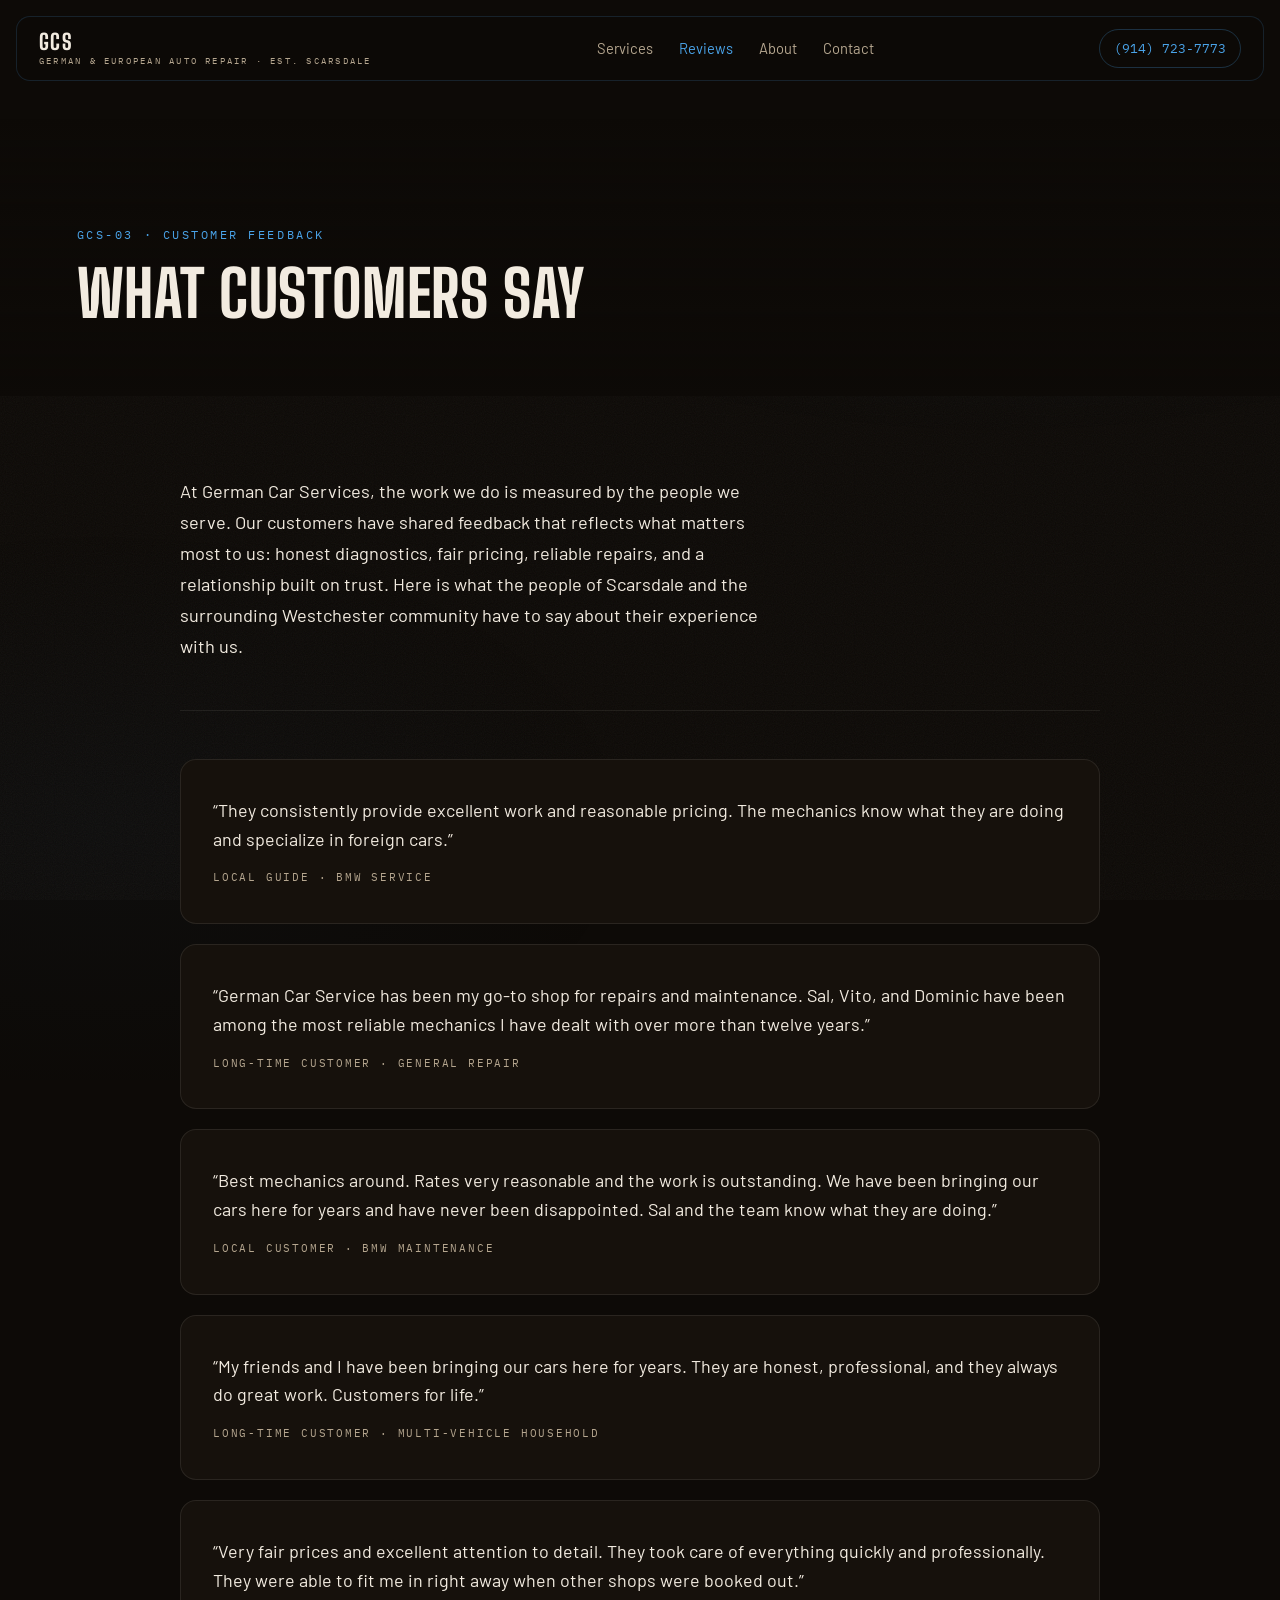
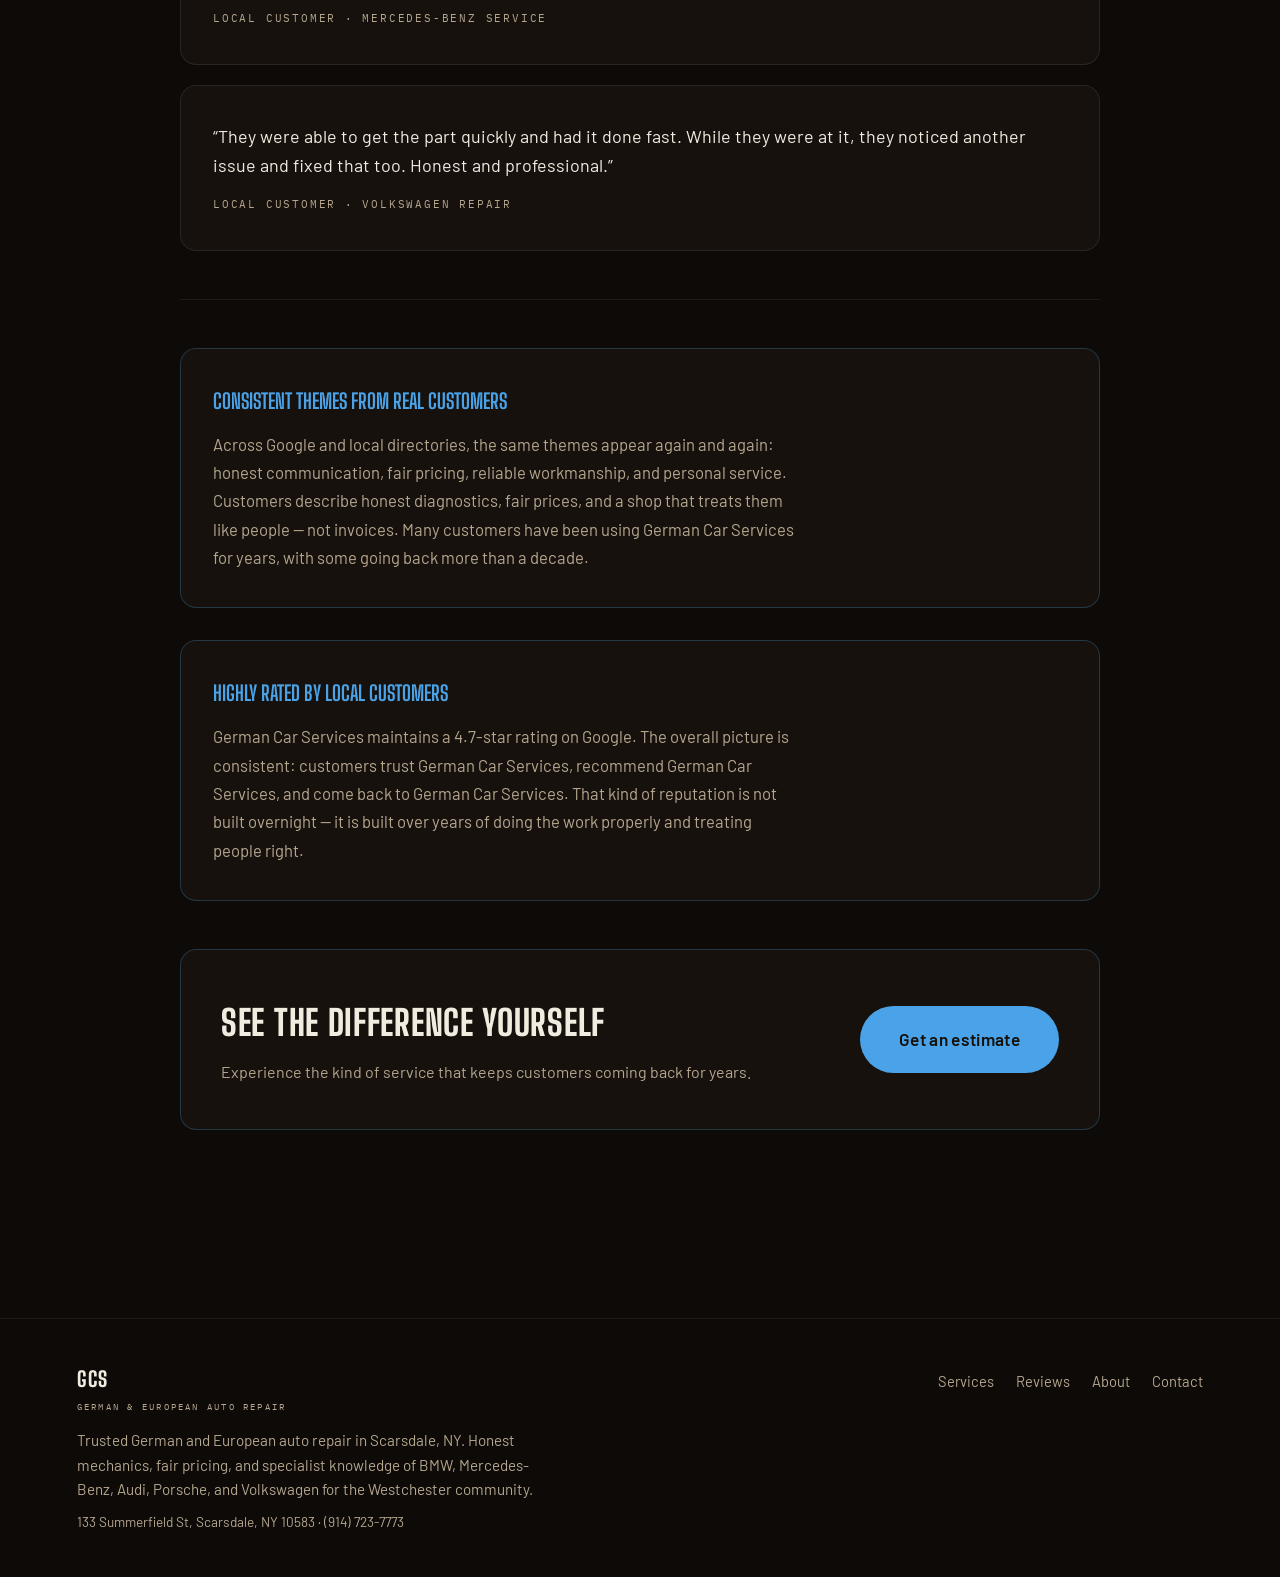
<file: reviews.html>
<!DOCTYPE html>
<html lang="en">
<head>
<meta charset="UTF-8">
<meta name="viewport" content="width=device-width, initial-scale=1">
<title>Reviews — German Car Services</title>
<meta name="description" content="What customers say about German Car Services in Scarsdale, NY. Honest mechanics, reliable service, and specialist knowledge of foreign and German cars.">
<meta name="theme-color" content="#0d0a07">
<link rel="icon" href='data:image/svg+xml,<svg xmlns="http://www.w3.org/2000/svg" viewBox="0 0 48 48"><rect width="48" height="48" rx="10" fill="%230d0a07"/><path d="M24 8l13 7.5v17L24 40l-13-7.5v-17z" fill="none" stroke="%234aa3e8" stroke-width="3"/><circle cx="24" cy="24" r="5" fill="%234aa3e8"/></svg>'>
<link rel="preconnect" href="https://fonts.googleapis.com">
<link rel="preconnect" href="https://fonts.gstatic.com" crossorigin>
<link href="https://fonts.googleapis.com/css2?family=Big+Shoulders+Display:wght@700;800&family=Barlow:wght@400;500;600&family=IBM+Plex+Mono:wght@400;500&display=swap" rel="stylesheet">
<link rel="stylesheet" href="assets/style.css">
</head>
<body>
<a class="skip" href="#main">Skip to content</a>

<header class="nav">
  <a class="brand" href="index.html">GCS<span class="brand-sub">German & European Auto Repair · est. Scarsdale</span></a>
  <nav class="nav-links" aria-label="Primary">
    <a href="services.html">Services</a>
    <a href="reviews.html" class="active">Reviews</a>
    <a href="about.html">About</a>
    <a href="contact.html">Contact</a>
  </nav>
  <a class="nav-tel" href="tel:+19147237773">(914) 723-7773</a>
</header>

<main id="main" tabindex="-1">

  <section class="page-hero">
    <div class="page-hero-inner">
      <p class="kicker">GCS-03 · customer feedback</p>
      <h1 class="sec-h mask"><span>What Customers Say</span></h1>
    </div>
  </section>

  <section class="page-body">
    <div class="wrap" data-reveal>

      <p class="part lead">At German Car Services, the work we do is measured by the people we serve. Our customers have shared feedback that reflects what matters most to us: honest diagnostics, fair pricing, reliable repairs, and a relationship built on trust. Here is what the people of Scarsdale and the surrounding Westchester community have to say about their experience with us.</p>

      <hr class="divider part">

      <div class="testimonial part">
        <blockquote>&ldquo;They consistently provide excellent work and reasonable pricing. The mechanics know what they are doing and specialize in foreign cars.&rdquo;</blockquote>
        <figcaption>Local Guide · BMW service</figcaption>
      </div>

      <div class="testimonial part">
        <blockquote>&ldquo;German Car Service has been my go-to shop for repairs and maintenance. Sal, Vito, and Dominic have been among the most reliable mechanics I have dealt with over more than twelve years.&rdquo;</blockquote>
        <figcaption>Long-time customer · general repair</figcaption>
      </div>

      <div class="testimonial part">
        <blockquote>&ldquo;Best mechanics around. Rates very reasonable and the work is outstanding. We have been bringing our cars here for years and have never been disappointed. Sal and the team know what they are doing.&rdquo;</blockquote>
        <figcaption>Local customer · BMW maintenance</figcaption>
      </div>

      <div class="testimonial part">
        <blockquote>&ldquo;My friends and I have been bringing our cars here for years. They are honest, professional, and they always do great work. Customers for life.&rdquo;</blockquote>
        <figcaption>Long-time customer · multi-vehicle household</figcaption>
      </div>

      <div class="testimonial part">
        <blockquote>&ldquo;Very fair prices and excellent attention to detail. They took care of everything quickly and professionally. They were able to fit me in right away when other shops were booked out.&rdquo;</blockquote>
        <figcaption>Local customer · Mercedes-Benz service</figcaption>
      </div>

      <div class="testimonial part">
        <blockquote>&ldquo;They were able to get the part quickly and had it done fast. While they were at it, they noticed another issue and fixed that too. Honest and professional.&rdquo;</blockquote>
        <figcaption>Local customer · Volkswagen repair</figcaption>
      </div>

      <hr class="divider part">

      <div class="highlight-box part">
        <h4>Consistent themes from real customers</h4>
        <p>Across Google and local directories, the same themes appear again and again: honest communication, fair pricing, reliable workmanship, and personal service. Customers describe honest diagnostics, fair prices, and a shop that treats them like people — not invoices. Many customers have been using German Car Services for years, with some going back more than a decade.</p>
      </div>

      <div class="highlight-box part">
        <h4>Highly rated by local customers</h4>
        <p>German Car Services maintains a 4.7-star rating on Google. The overall picture is consistent: customers trust German Car Services, recommend German Car Services, and come back to German Car Services. That kind of reputation is not built overnight — it is built over years of doing the work properly and treating people right.</p>
      </div>

      <div class="cta-strip part">
        <div class="cta-strip-text">
          <h3>See the difference yourself</h3>
          <p>Experience the kind of service that keeps customers coming back for years.</p>
        </div>
        <a class="btn btn-primary btn-big" href="contact.html">Get an estimate</a>
      </div>

    </div>
  </section>

</main>

<footer class="foot zone-blue">
  <div class="wrap foot-grid">
    <div>
      <p class="foot-brand">GCS<span class="brand-sub">German & European Auto Repair</span></p>
      <p class="foot-blurb">Trusted German and European auto repair in Scarsdale, NY. Honest mechanics, fair pricing, and specialist knowledge of BMW, Mercedes-Benz, Audi, Porsche, and Volkswagen for the Westchester community.</p>
      <p class="foot-disc">133 Summerfield St, Scarsdale, NY 10583 · (914) 723-7773</p>
    </div>
    <nav class="foot-nav" aria-label="Footer">
      <a href="services.html">Services</a>
      <a href="reviews.html">Reviews</a>
      <a href="about.html">About</a>
      <a href="contact.html">Contact</a>
    </nav>
  </div>
</footer>

<script src="assets/main.js"></script>
</body>
</html>
</file>
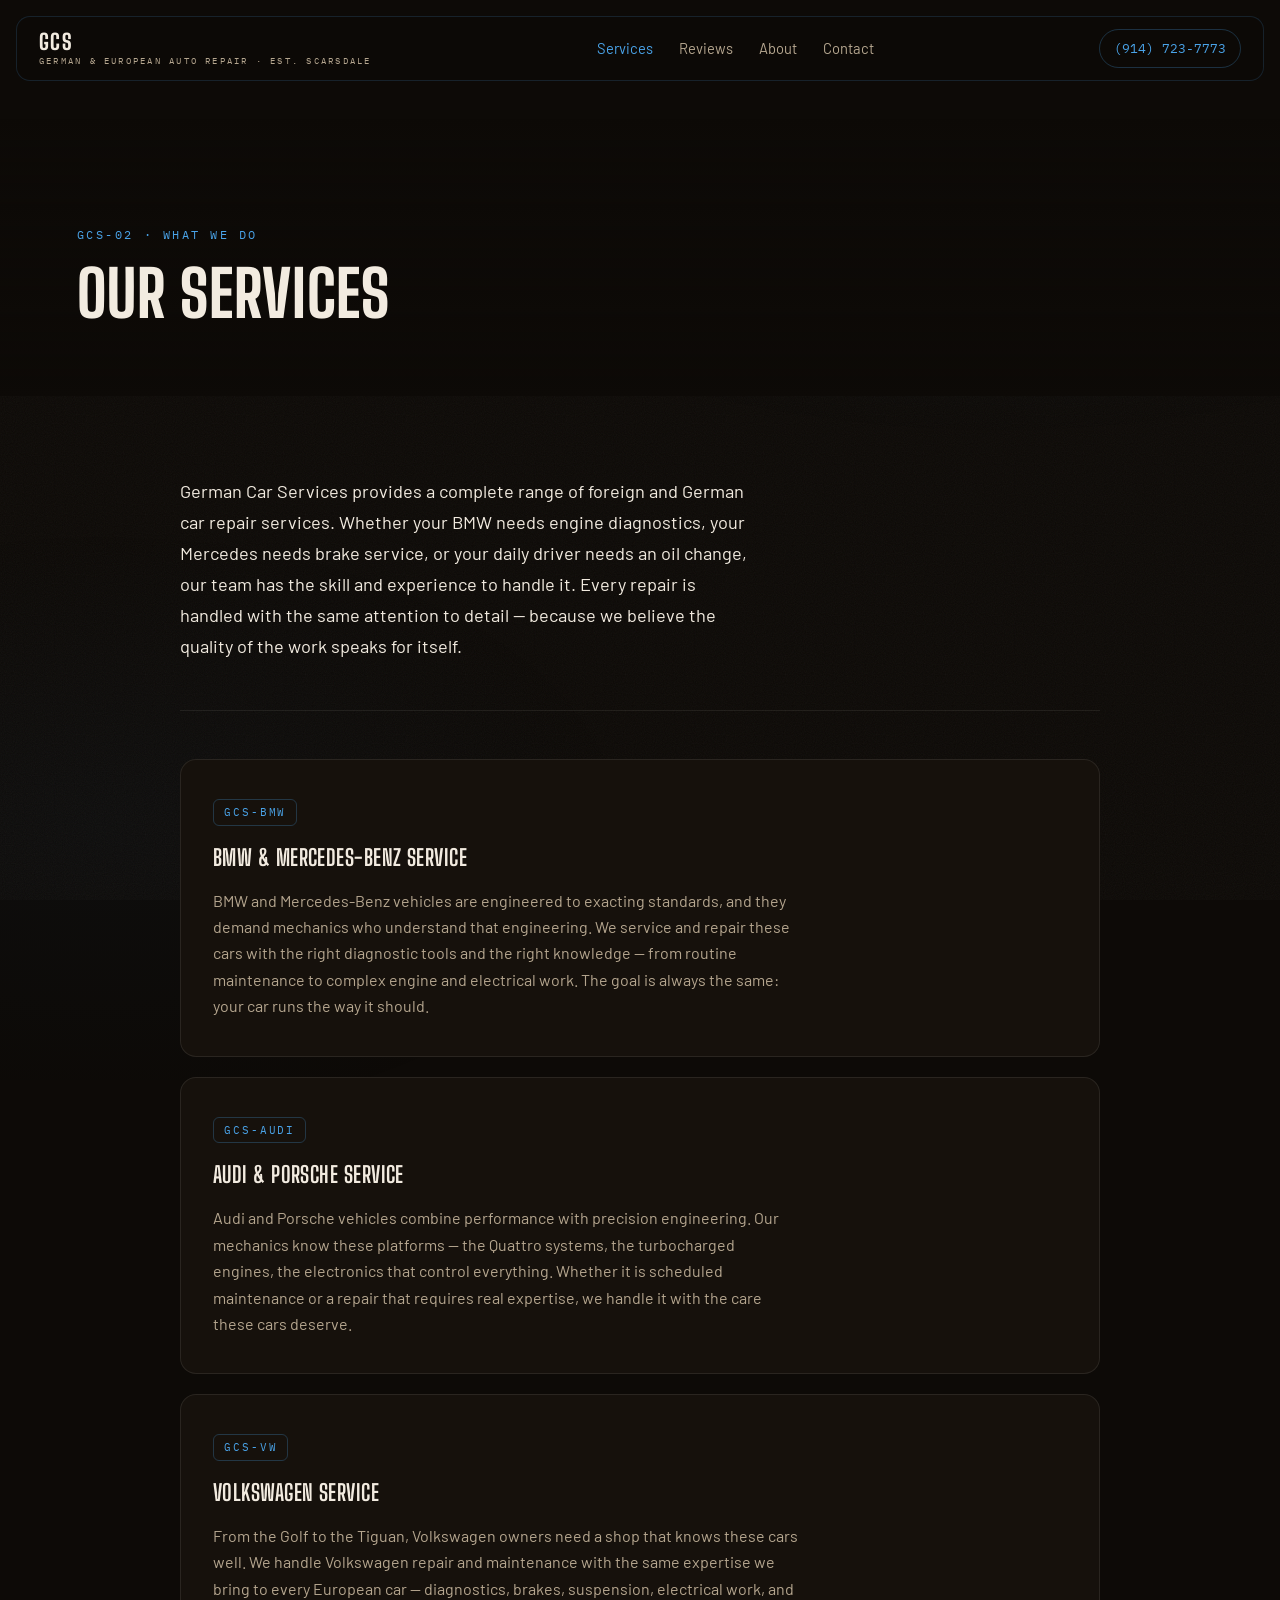
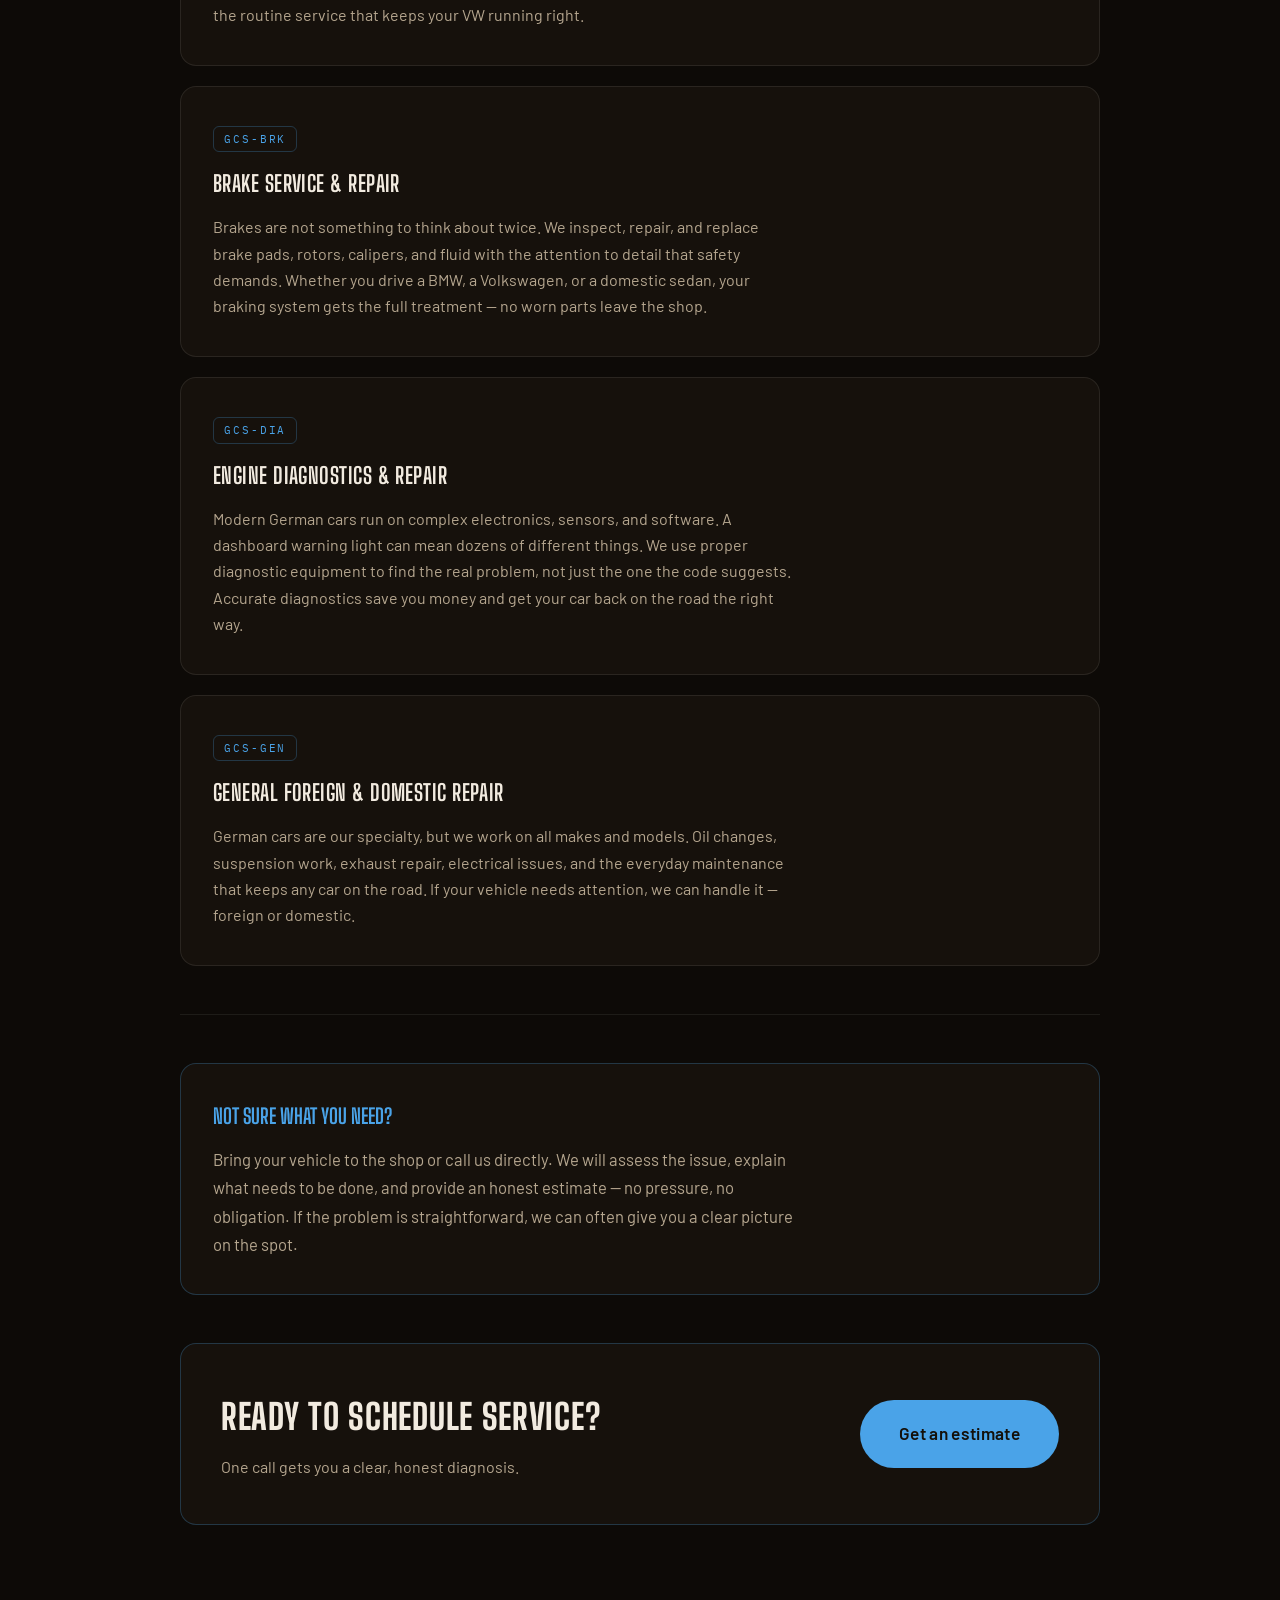
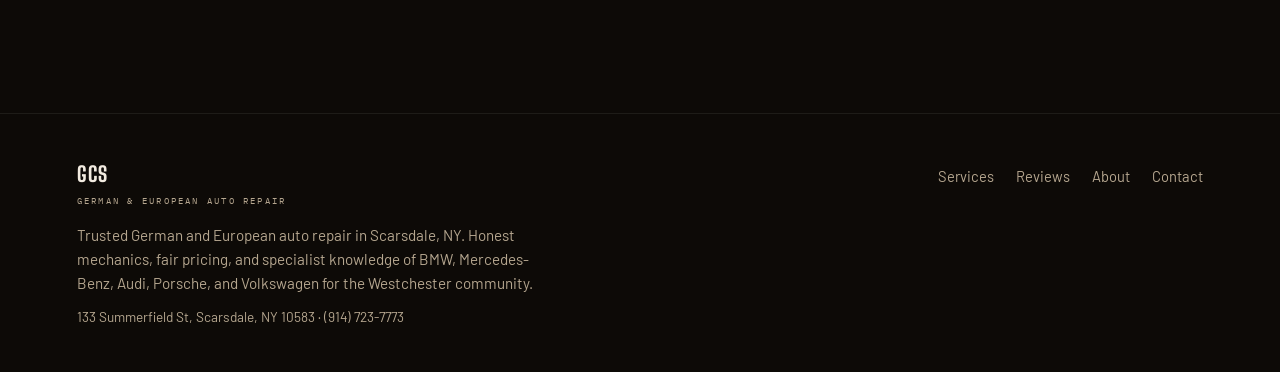
<file: services.html>
<!DOCTYPE html>
<html lang="en">
<head>
<meta charset="UTF-8">
<meta name="viewport" content="width=device-width, initial-scale=1">
<title>Services — German Car Services</title>
<meta name="description" content="German and European auto repair in Scarsdale, NY. BMW, Mercedes-Benz, Audi, Porsche, and Volkswagen specialists. Diagnostics, brake service, maintenance, and more.">
<meta name="theme-color" content="#0d0a07">
<link rel="icon" href='data:image/svg+xml,<svg xmlns="http://www.w3.org/2000/svg" viewBox="0 0 48 48"><rect width="48" height="48" rx="10" fill="%230d0a07"/><path d="M24 8l13 7.5v17L24 40l-13-7.5v-17z" fill="none" stroke="%234aa3e8" stroke-width="3"/><circle cx="24" cy="24" r="5" fill="%234aa3e8"/></svg>'>
<link rel="preconnect" href="https://fonts.googleapis.com">
<link rel="preconnect" href="https://fonts.gstatic.com" crossorigin>
<link href="https://fonts.googleapis.com/css2?family=Big+Shoulders+Display:wght@700;800&family=Barlow:wght@400;500;600&family=IBM+Plex+Mono:wght@400;500&display=swap" rel="stylesheet">
<link rel="stylesheet" href="assets/style.css">
</head>
<body>
<a class="skip" href="#main">Skip to content</a>

<header class="nav">
  <a class="brand" href="index.html">GCS<span class="brand-sub">German & European Auto Repair · est. Scarsdale</span></a>
  <nav class="nav-links" aria-label="Primary">
    <a href="services.html" class="active">Services</a>
    <a href="reviews.html">Reviews</a>
    <a href="about.html">About</a>
    <a href="contact.html">Contact</a>
  </nav>
  <a class="nav-tel" href="tel:+19147237773">(914) 723-7773</a>
</header>

<main id="main" tabindex="-1">

  <section class="page-hero">
    <div class="page-hero-inner">
      <p class="kicker">GCS-02 · what we do</p>
      <h1 class="sec-h mask"><span>Our Services</span></h1>
    </div>
  </section>

  <section class="page-body">
    <div class="wrap" data-reveal>

      <p class="part lead">German Car Services provides a complete range of foreign and German car repair services. Whether your BMW needs engine diagnostics, your Mercedes needs brake service, or your daily driver needs an oil change, our team has the skill and experience to handle it. Every repair is handled with the same attention to detail — because we believe the quality of the work speaks for itself.</p>

      <hr class="divider part">

      <div class="service-card part">
        <span class="tag">GCS-BMW</span>
        <h4>BMW & Mercedes-Benz Service</h4>
        <p>BMW and Mercedes-Benz vehicles are engineered to exacting standards, and they demand mechanics who understand that engineering. We service and repair these cars with the right diagnostic tools and the right knowledge — from routine maintenance to complex engine and electrical work. The goal is always the same: your car runs the way it should.</p>
      </div>

      <div class="service-card part">
        <span class="tag">GCS-AUDI</span>
        <h4>Audi & Porsche Service</h4>
        <p>Audi and Porsche vehicles combine performance with precision engineering. Our mechanics know these platforms — the Quattro systems, the turbocharged engines, the electronics that control everything. Whether it is scheduled maintenance or a repair that requires real expertise, we handle it with the care these cars deserve.</p>
      </div>

      <div class="service-card part">
        <span class="tag">GCS-VW</span>
        <h4>Volkswagen Service</h4>
        <p>From the Golf to the Tiguan, Volkswagen owners need a shop that knows these cars well. We handle Volkswagen repair and maintenance with the same expertise we bring to every European car — diagnostics, brakes, suspension, electrical work, and the routine service that keeps your VW running right.</p>
      </div>

      <div class="service-card part">
        <span class="tag">GCS-BRK</span>
        <h4>Brake Service & Repair</h4>
        <p>Brakes are not something to think about twice. We inspect, repair, and replace brake pads, rotors, calipers, and fluid with the attention to detail that safety demands. Whether you drive a BMW, a Volkswagen, or a domestic sedan, your braking system gets the full treatment — no worn parts leave the shop.</p>
      </div>

      <div class="service-card part">
        <span class="tag">GCS-DIA</span>
        <h4>Engine Diagnostics & Repair</h4>
        <p>Modern German cars run on complex electronics, sensors, and software. A dashboard warning light can mean dozens of different things. We use proper diagnostic equipment to find the real problem, not just the one the code suggests. Accurate diagnostics save you money and get your car back on the road the right way.</p>
      </div>

      <div class="service-card part">
        <span class="tag">GCS-GEN</span>
        <h4>General Foreign & Domestic Repair</h4>
        <p>German cars are our specialty, but we work on all makes and models. Oil changes, suspension work, exhaust repair, electrical issues, and the everyday maintenance that keeps any car on the road. If your vehicle needs attention, we can handle it — foreign or domestic.</p>
      </div>

      <hr class="divider part">

      <div class="highlight-box part">
        <h4>Not sure what you need?</h4>
        <p>Bring your vehicle to the shop or call us directly. We will assess the issue, explain what needs to be done, and provide an honest estimate — no pressure, no obligation. If the problem is straightforward, we can often give you a clear picture on the spot.</p>
      </div>

      <div class="cta-strip part">
        <div class="cta-strip-text">
          <h3>Ready to schedule service?</h3>
          <p>One call gets you a clear, honest diagnosis.</p>
        </div>
        <a class="btn btn-primary btn-big" href="contact.html">Get an estimate</a>
      </div>

    </div>
  </section>

</main>

<footer class="foot zone-blue">
  <div class="wrap foot-grid">
    <div>
      <p class="foot-brand">GCS<span class="brand-sub">German & European Auto Repair</span></p>
      <p class="foot-blurb">Trusted German and European auto repair in Scarsdale, NY. Honest mechanics, fair pricing, and specialist knowledge of BMW, Mercedes-Benz, Audi, Porsche, and Volkswagen for the Westchester community.</p>
      <p class="foot-disc">133 Summerfield St, Scarsdale, NY 10583 · (914) 723-7773</p>
    </div>
    <nav class="foot-nav" aria-label="Footer">
      <a href="services.html">Services</a>
      <a href="reviews.html">Reviews</a>
      <a href="about.html">About</a>
      <a href="contact.html">Contact</a>
    </nav>
  </div>
</footer>

<script src="assets/main.js"></script>
</body>
</html>
</file>
<file: assets/style.css>
/* Charlie's Auto Body Shop — dark cinematic, warm amber, shop-floor precision */

:root{
  --canvas:#0d0a07;
  --panel:#16110c;
  --panel-2:#1c1610;
  --accent:#4aa3e8;
  --accent-hover:#79c0f2;
  --accent-muted:rgba(74,163,232,.26);
  --text-primary:#f2ebe0;
  --text-secondary:#b5a68f;
  --tshadow:0 1px 2px rgba(5,5,10,.95),0 3px 12px rgba(5,5,10,.78),0 10px 44px rgba(5,5,10,.8);
  --ease-out:cubic-bezier(.22,1,.36,1);
  --ease-soft:cubic-bezier(.4,0,.2,1);
}

*,*::before,*::after{box-sizing:border-box;margin:0;padding:0}
html{overflow-x:hidden;scroll-behavior:smooth}
body{overflow-x:hidden;background:var(--canvas);color:var(--text-primary);
  font-family:"Barlow",sans-serif;font-size:17px;line-height:1.6;
  -webkit-font-smoothing:antialiased}

/* one environment behind everything */
body::before{content:"";position:fixed;inset:-20%;z-index:-2;pointer-events:none;
  background:radial-gradient(ellipse 60% 45% at 70% 20%,rgba(74,163,232,.07),transparent 65%),
             radial-gradient(ellipse 50% 40% at 20% 80%,rgba(40,90,140,.05),transparent 60%);
  animation:drift 90s ease-in-out infinite alternate}
@keyframes drift{from{transform:translate3d(-2%, -1%,0) scale(1)}to{transform:translate3d(2%,2%,0) scale(1.06)}}
body::after{content:"";position:fixed;inset:0;z-index:-1;pointer-events:none;opacity:.05;
  background-image:url("data:image/svg+xml,%3Csvg xmlns='http://www.w3.org/2000/svg' width='160' height='160'%3E%3Cfilter id='n'%3E%3CfeTurbulence type='fractalNoise' baseFrequency='.9' numOctaves='2'/%3E%3C/filter%3E%3Crect width='100%25' height='100%25' filter='url(%23n)'/%3E%3C/svg%3E")}

::selection{background:var(--accent);color:#14100a}
:focus-visible{outline:2px solid var(--accent);outline-offset:3px;border-radius:4px}
img{max-width:100%;display:block}
a{color:inherit;text-decoration:none}
.mono{font-family:"IBM Plex Mono",monospace}
.kicker{font-family:"IBM Plex Mono",monospace;font-size:.72rem;letter-spacing:.22em;
  text-transform:uppercase;color:var(--accent);margin-bottom:14px}
.skip{position:absolute;left:-999px;top:0;background:var(--accent);color:#14100a;
  padding:10px 18px;border-radius:6px;z-index:99;font-weight:600}
.skip:focus{left:12px;top:12px}

/* ============ NAV ============ */
.nav{position:fixed;top:16px;left:16px;right:16px;z-index:50;display:flex;align-items:center;
  justify-content:space-between;gap:18px;padding:12px 22px;border-radius:14px;
  background:rgba(13,10,7,.72);border:1px solid rgba(74,163,232,.16);
  backdrop-filter:blur(14px);-webkit-backdrop-filter:blur(14px);overflow:hidden}
.brand{font-family:"Big Shoulders Display",sans-serif;font-weight:800;font-size:1.35rem;
  letter-spacing:.06em;display:flex;flex-direction:column;line-height:1;min-width:0;flex-shrink:1}
.brand-sub{font-family:"IBM Plex Mono",monospace;font-weight:400;font-size:.58rem;
  letter-spacing:.24em;color:var(--text-secondary);margin-top:3px;text-transform:uppercase}
.nav-links{display:flex;gap:26px;flex-shrink:1;min-width:0}
.nav-links a{font-size:.92rem;color:var(--text-secondary);transition:color .2s var(--ease-soft);white-space:nowrap}
.nav-links a:hover{color:var(--accent-hover)}
.nav-links a.active{color:var(--accent)}
.nav-tel{font-family:"IBM Plex Mono",monospace;font-size:.82rem;color:var(--accent);
  border:1px solid var(--accent-muted);padding:8px 14px;border-radius:999px;
  transition:border-color .2s,color .2s;white-space:nowrap;flex-shrink:1}
.nav-tel:hover{border-color:var(--accent);color:var(--accent-hover)}

/* ============ HERO ============ */
.hero{position:relative;height:0}
.stage{position:fixed;inset:0;z-index:0;width:100vw;height:100vh;overflow:hidden;background:var(--canvas)}
.poster{position:absolute;inset:0;width:100%;height:100%;background-size:cover;background-position:center;
  background-image:url("hero-poster.jpg");z-index:0}
#heroVideo{position:absolute;inset:0;width:100%;height:100%;object-fit:cover;
  opacity:0;transition:opacity .9s var(--ease-soft);z-index:1}
.stage.video-ready #heroVideo{opacity:1}
.scrim{display:none}

.ring{position:absolute;left:50%;top:50%;width:52px;height:52px;margin:-26px 0 0 -26px;
  color:var(--accent);opacity:0;transition:opacity .4s;z-index:6}
.stage.loading .ring{opacity:1}

/* caption bands — hidden, content scrolls over video */
.bands{display:none}
.hud{display:none}
.cue{display:none}
.static-copy{display:none}

.h-display{font-family:"Big Shoulders Display",sans-serif;font-weight:800;
  font-size:clamp(2.6rem,6.4vw,5.4rem);line-height:.98;letter-spacing:.01em;
  text-transform:uppercase}
.h-display em{font-style:normal;color:var(--accent)}
.kicker{text-shadow:none}

/* word + char entrances (transform/opacity only, driven by --k) */
.w{display:inline-block;white-space:pre-wrap}
.c{display:inline-block;white-space:pre}
.w{--kc:clamp(0,(var(--k,0) - var(--th,0))*2.8,1);opacity:var(--kc);
  transform:translateY(calc((1 - var(--kc))*30px))}
.c{--kc:clamp(0,(var(--k,0) - var(--th,0))*2.6,1);opacity:var(--kc);
  transform:translate(calc((1 - var(--kc))*var(--jx,0px)),calc((1 - var(--kc))*var(--jy,0px)))
            rotate(calc((1 - var(--kc))*var(--jr,0deg)))}

/* settle staged arrivals */
.settle .w{--kc:clamp(0,(var(--k,0) - var(--th,0))*3,1)}
.settle .settle-sub{--ks:clamp(0,(var(--k,0) - .62)*4,1);opacity:var(--ks);
  transform:translateY(calc((1 - var(--ks))*18px))}
.settle .cta-row{--kb:clamp(0,(var(--k,0) - .74)*5,1);opacity:var(--kb);
  transform:translateY(calc((1 - var(--kb))*22px))}
/* settle block: fully clean over footage, no shadow box, no fills */
.settle,.settle-sub,.cta-row{background:transparent;text-shadow:none}
.btn-ghost{background:transparent}
.settle-sub{margin-top:18px;font-size:clamp(1rem,1.6vw,1.2rem);color:var(--text-secondary);
  max-width:34ch;margin-inline:auto}
.cta-row{margin-top:28px;display:flex;gap:14px;justify-content:center;flex-wrap:wrap}

/* buttons */
.btn{display:inline-flex;align-items:center;justify-content:center;cursor:pointer;
  font-family:"Barlow",sans-serif;font-weight:600;font-size:1rem;letter-spacing:.02em;
  padding:15px 30px;border-radius:999px;border:1px solid transparent;
  transition:background .2s var(--ease-soft),color .2s,border-color .2s,transform .2s}
.btn-primary{background:var(--accent);color:#14100a}
.btn-primary:hover{background:var(--accent-hover)}
.btn-ghost{border-color:rgba(242,235,224,.32);color:var(--text-primary)}
.btn-ghost:hover{border-color:var(--accent);color:var(--accent-hover)}
.btn-big{padding:19px 38px;font-size:1.08rem}

/* HUD + cue */
.hud{position:absolute;top:96px;left:clamp(24px,7vw,110px);z-index:5;
  font-family:"IBM Plex Mono",monospace;font-size:.68rem;letter-spacing:.26em;
  color:var(--text-secondary);background:rgba(8,8,15,.55);border:1px solid rgba(96,96,126,.3);
  border-radius:10px;padding:7px 12px;backdrop-filter:blur(10px);
  text-shadow:0 1px 3px rgba(5,5,10,.85)}
.cue{position:absolute;left:50%;bottom:26px;transform:translateX(-50%);z-index:5;
  color:var(--text-secondary);animation:bob 2.6s ease-in-out infinite;animation-delay:-1.2s}
@keyframes bob{0%,100%{transform:translateX(-50%) translateY(0);opacity:.55}50%{transform:translateX(-50%) translateY(7px);opacity:1}}
.stage.live .cue{animation-play-state:running}

/* static hero copy (phones / reduced motion / portrait) */
.static-copy{display:none;position:absolute;left:50%;bottom:10vh;transform:translateX(-50%);
  z-index:4;width:min(720px,90vw);text-align:center;text-shadow:var(--tshadow)}
.static-copy .settle-sub{margin-top:16px}
.static-copy .cta-row{margin-top:24px}

/* the five static-hero gates — hidden since content scrolls over fixed video */
@media (max-width:720px){
  .stage .ring,.stage .bands,.stage .hud,.stage .cue,.stage .static-copy{display:none}
}
@media (orientation:portrait) and (max-width:1024px){
  .stage .ring,.stage .bands,.stage .hud,.stage .cue,.stage .static-copy{display:none}
}
@media (orientation:portrait) and (pointer:coarse){
  .stage .ring,.stage .bands,.stage .hud,.stage .cue,.stage .static-copy{display:none}
}
@media (orientation:landscape) and (pointer:coarse) and (max-height:560px){
  .stage .ring,.stage .bands,.stage .hud,.stage .cue,.stage .static-copy{display:none}
}
@media (prefers-reduced-motion:reduce){
  .stage .ring,.stage .bands,.stage .hud,.stage .cue,.stage .static-copy{display:none}
}
@media (max-height:560px){.stage .hud,.stage .cue{display:none!important}}

/* ============ SECTIONS ============ */
.sec{position:relative;padding:130px clamp(20px,6vw,90px);scroll-margin-top:90px;z-index:2}
.wrap{max-width:1180px;margin:0 auto}
.sec-h{font-family:"Big Shoulders Display",sans-serif;font-weight:800;text-transform:uppercase;
  font-size:clamp(2.2rem,4.6vw,3.9rem);line-height:1.02;letter-spacing:.01em}
.lede{color:var(--text-secondary);max-width:52ch;font-size:1.08rem}

/* scrollable content over fixed video */
.hero-content{position:relative;z-index:2}
.hero-content .sec,.hero-content .sec.zone-blue{background:transparent}
.hero-content .foot{background:rgba(13,10,7,.95)}
.hero-content .sec .wrap,.hero-content .sec .wrap *{text-shadow:0 2px 20px rgba(0,0,0,.9),0 1px 4px rgba(0,0,0,.95)}

/* masked line reveals keep descender room */
.mask span{display:inline-block;padding-bottom:.14em;margin-bottom:-.14em}

/* reveal choreography — inner pages reveal per-part */
[data-reveal] .part{opacity:0;transform:translateY(26px);
  transition:opacity .7s var(--ease-out),transform .7s var(--ease-out);
  transition-delay:calc(var(--i,0)*80ms)}
[data-reveal].in .part{opacity:1;transform:none}
[data-reveal].done .part{transition-delay:0ms}
.page-body [data-reveal] .part.in{opacity:1;transform:none}

/* finder */
.finder-form{margin-top:44px;display:flex;flex-direction:column;gap:22px;align-items:flex-start}
.sel-row{display:flex;gap:16px;flex-wrap:wrap}
.field{display:flex;flex-direction:column;gap:8px}
.field label{font-size:.68rem;letter-spacing:.22em;text-transform:uppercase;color:var(--text-secondary)}
.sel{appearance:none;-webkit-appearance:none;background:var(--panel);color:var(--text-primary);
  border:1px solid rgba(242,235,224,.18);border-radius:10px;padding:14px 44px 14px 16px;
  font-family:"Barlow",sans-serif;font-size:1rem;min-width:170px;cursor:pointer;
  background-image:url("data:image/svg+xml,%3Csvg xmlns='http://www.w3.org/2000/svg' width='12' height='8'%3E%3Cpath d='M1 1l5 5 5-5' stroke='%234aa3e8' stroke-width='2' fill='none' stroke-linecap='round'/%3E%3C/svg%3E");
  background-repeat:no-repeat;background-position:right 16px center;
  transition:border-color .2s}
.sel:hover{border-color:var(--accent-muted)}
.finder-result{margin-top:36px;background:var(--panel);border:1px solid var(--accent-muted);
  border-radius:16px;padding:30px 34px;max-width:640px}
.result-line{font-size:1.12rem}
.result-note{color:var(--text-secondary);margin:12px 0 20px;font-size:.98rem}

/* proof strip */
.proof{padding-top:40px;padding-bottom:40px}
.proof-grid{display:grid;grid-template-columns:repeat(4,1fr);gap:18px}
.proof-item{background:var(--panel);border:1px solid rgba(242,235,224,.09);border-radius:16px;
  padding:34px 26px;display:flex;flex-direction:column;gap:6px;position:relative;overflow:hidden}
.proof-item::after{content:"";position:absolute;inset:auto 0 0 0;height:2px;
  background:linear-gradient(90deg,transparent,var(--accent),transparent);
  opacity:.5;animation:pulseGlow 6s ease-in-out infinite alternate;animation-delay:calc(var(--i,0)*-1.4s)}
.proof-grid .proof-item:nth-child(1)::after{animation-delay:-1.4s}
.proof-grid .proof-item:nth-child(2)::after{animation-delay:-2.9s}
.proof-grid .proof-item:nth-child(3)::after{animation-delay:-4.3s}
.proof-grid .proof-item:nth-child(4)::after{animation-delay:-5.7s}
@keyframes pulseGlow{from{opacity:.25}to{opacity:.85}}
.proof-big{font-family:"Big Shoulders Display",sans-serif;font-weight:800;
  font-size:clamp(2.4rem,4vw,3.6rem);line-height:1;color:var(--accent)}
.proof-cap{color:var(--text-secondary);font-size:.95rem}

/* exploded categories */
.categories{background:linear-gradient(180deg,var(--canvas),#100c08 30%,var(--canvas))}
.boom-zone{margin-top:54px;display:grid;grid-template-columns:1fr 1fr;gap:40px;align-items:center}
.boom-stage{position:relative;user-select:none;-webkit-user-select:none;touch-action:pan-y}
.boom-art{width:100%;max-width:420px;margin:0 auto;display:block;overflow:visible}
.boom-art .layer{fill:var(--panel-2);stroke:var(--accent-muted);stroke-width:1.5;
  transform-box:fill-box;transform-origin:center;
  transition:transform .25s linear}
.boom-stage.exploding .layer{transition:none}
.boom-list{list-style:none;display:flex;flex-direction:column;gap:26px}
.boom-list li{position:relative;display:flex;align-items:center;gap:14px;
  font-size:1.06rem;color:var(--text-secondary);
  transform:translateY(calc((var(--i,0) - 2.5)*-14px*var(--p,0)));
  transition:transform .25s linear,opacity .3s,color .3s;opacity:.75}
.tag{font-size:.66rem;letter-spacing:.18em;color:var(--text-secondary);
  border:1px solid rgba(242,235,224,.16);border-radius:6px;padding:4px 8px}
.boom-list .lead{position:absolute;left:-26px;top:50%;width:22px;height:1px;background:var(--accent-muted);
  transform-origin:left center;transform:scaleX(calc(.3 + .7*var(--p,0)))}
.boom-stage.done li{color:var(--text-primary)}
.boom-stage.done li:nth-child(1){transition-delay:.05s}
.boom-stage.done li:nth-child(2){transition-delay:.15s}
.boom-stage.done li:nth-child(3){transition-delay:.25s}
.boom-stage.done li:nth-child(4){transition-delay:.35s}
.boom-stage.done li:nth-child(5){transition-delay:.45s}
.boom-stage.done li:nth-child(6){transition-delay:.55s}
.boom-stage.done .tag{color:var(--accent);border-color:var(--accent-muted)}
.boom-ctl{grid-column:1/-1;display:flex;flex-direction:column;align-items:center;gap:16px}
.boom-bar{width:min(340px,70vw);height:3px;background:rgba(242,235,224,.12);border-radius:2px;overflow:hidden}
.boom-bar i{display:block;height:100%;width:calc(var(--p,0)*100%);
  background:var(--accent);border-radius:2px}
.boom-btn{min-width:280px}
.boom-done{font-size:.72rem;letter-spacing:.2em;text-transform:uppercase;color:var(--accent)}

/* reviews */
.rev-grid{margin-top:50px;display:grid;grid-template-columns:repeat(3,1fr);gap:20px}
.rev{background:var(--panel);border:1px solid rgba(242,235,224,.09);border-radius:16px;
  padding:32px 28px;display:flex;flex-direction:column;gap:20px}
.rev blockquote{font-size:1.08rem;line-height:1.55}
.rev figcaption{font-size:.68rem;letter-spacing:.16em;text-transform:uppercase;color:var(--text-secondary)}
.rev-close{margin-top:34px;text-align:center;color:var(--text-secondary);font-size:1.02rem}

/* heritage */
.heritage{padding-top:60px}
.her-grid{display:grid;grid-template-columns:1.15fr .85fr;gap:56px;align-items:center}
.her-imgs{position:relative}
.her-imgs img{border-radius:18px;border:1px solid rgba(242,235,224,.1)}
.her-small{position:absolute;right:-8%;bottom:-12%;width:46%;
  box-shadow:0 30px 80px rgba(0,0,0,.55)}
.her-copy .lede{margin-top:22px}

/* steps */
.steps-grid{margin-top:54px;display:grid;grid-template-columns:repeat(3,1fr);gap:20px}
.step{background:var(--panel);border:1px solid rgba(242,235,224,.09);border-radius:16px;
  padding:36px 30px;display:flex;flex-direction:column;gap:14px}
.step-num{font-size:.72rem;letter-spacing:.24em;color:var(--accent)}
.step h3{font-family:"Big Shoulders Display",sans-serif;font-weight:700;text-transform:uppercase;
  font-size:1.7rem;letter-spacing:.02em}
.step p{color:var(--text-secondary);font-size:.99rem}
.steps-close{margin-top:40px;text-align:center;color:var(--text-secondary);font-size:1.06rem}

/* contact */
.contact{text-align:center;padding-bottom:150px}
.con-h{font-family:"Big Shoulders Display",sans-serif;font-weight:800;text-transform:uppercase;
  font-size:clamp(2.8rem,7vw,6rem);line-height:.98}
.con-lede{margin:26px auto 0;color:var(--text-secondary);max-width:46ch;font-size:1.08rem}
.con-actions{margin-top:44px;display:flex;gap:16px;justify-content:center;flex-wrap:wrap}
.con-note{margin-top:26px;font-size:.7rem;letter-spacing:.22em;text-transform:uppercase;
  color:var(--text-secondary)}

/* footer */
.foot{border-top:1px solid rgba(242,235,224,.08);padding:44px clamp(20px,6vw,90px)}
.foot-grid{display:flex;justify-content:space-between;gap:30px;flex-wrap:wrap;align-items:baseline}
.foot-brand{font-family:"Big Shoulders Display",sans-serif;font-weight:800;font-size:1.3rem;
  letter-spacing:.06em;display:flex;flex-direction:column}
.foot-blurb{color:var(--text-secondary);font-size:.95rem;margin-top:14px;max-width:52ch}
.foot-disc{color:var(--text-secondary);font-size:.85rem;margin-top:10px;max-width:46ch}
.foot-nav{display:flex;gap:22px;flex-wrap:wrap}
.foot-nav a{color:var(--text-secondary);font-size:.92rem;transition:color .2s}
.foot-nav a:hover{color:var(--accent-hover)}

/* coarse pointer targets */
@media (pointer:coarse){
  .btn,.sel,.nav-tel,a{min-height:44px}
  .nav-tel{display:inline-flex;align-items:center}
}

/* short screens hide small overlays */
@media (max-height:560px){.hud,.cue{display:none!important}}

/* ============ REDUCED MOTION ============ */
@media (prefers-reduced-motion:reduce){
  html{scroll-behavior:auto}
  *,*::before,*::after{animation-duration:.001ms!important;animation-iteration-count:1!important;
    transition-duration:.001ms!important;transition-delay:0ms!important}
  [data-reveal] .part{opacity:1;transform:none}
  .mask span{transform:none}
  body.rm .boom-art .layer,body.rm .boom-list li{transform:none}
  body.rm .lead{transform:scaleX(1)}
  body.rm .boom-bar i{width:100%}
  body.rm .boom-btn{display:none}
  body.rm .boom-done{display:block}
}

/* ============ RESPONSIVE ============ */
@media (max-width:900px){
  .proof-grid{grid-template-columns:repeat(2,1fr)}
  .rev-grid{grid-template-columns:1fr}
  .steps-grid{grid-template-columns:1fr}
  .her-grid{grid-template-columns:1fr;gap:70px}
  .boom-zone{grid-template-columns:1fr;gap:30px}
  .boom-list{gap:18px}
}
@media (max-width:720px){
  .nav-links{display:none}
  .sec{padding:90px 20px}
  .sel{min-width:0;width:100%}
  .field{width:100%}
  .sel-row{width:100%}
  .finder-form .btn{width:100%}
  .her-small{right:0;bottom:-10%}
}

/* ============ MULTI-PAGE ============ */
.page-hero{position:relative;min-height:44vh;display:flex;align-items:flex-end;
  padding:0 clamp(20px,6vw,90px) 70px;background:var(--canvas)}
.page-hero::before{content:"";position:absolute;inset:0;
  background:linear-gradient(180deg,transparent 30%,var(--canvas) 100%);z-index:1}
.page-hero-inner{position:relative;z-index:2;max-width:1180px;margin:0 auto;width:100%}
.page-hero .kicker{margin-bottom:16px}
.page-hero .sec-h{font-size:clamp(2.4rem,5vw,4.2rem)}

/* page-load entrance animation */
.page-hero-inner .kicker,
.page-hero-inner .sec-h,
.page-hero-inner .sec-h span{opacity:0;transform:translateY(30px);
  animation:pageIn .8s var(--ease-out) forwards}
.page-hero-inner .kicker{animation-delay:.1s}
.page-hero-inner .sec-h{animation-delay:.25s}
.page-hero-inner .sec-h span{animation-delay:.25s}
@keyframes pageIn{to{opacity:1;transform:none}}

/* first content block on inner pages appears on load */
.page-body .wrap > .part:nth-child(1){animation:pageIn .8s var(--ease-out) .35s forwards}
.page-body .wrap > .part:nth-child(2){animation:pageIn .7s var(--ease-out) .45s forwards}
.page-body .wrap > .part:nth-child(3){animation:pageIn .8s var(--ease-out) .55s forwards}

.page-body{position:relative;padding:80px clamp(20px,6vw,90px) 140px}
.page-body .wrap{max-width:920px;margin:0 auto;width:100%}
.page-body h3{font-family:"Big Shoulders Display",sans-serif;font-weight:700;
  text-transform:uppercase;font-size:clamp(1.4rem,2.8vw,2rem);letter-spacing:.02em;
  margin-bottom:16px;margin-top:48px;color:var(--text-primary)}
.page-body h3:first-child{margin-top:0}
.page-body p{color:var(--text-secondary);font-size:1.04rem;line-height:1.7;
  max-width:65ch;margin-bottom:18px}
.page-body p.lead{color:var(--text-primary);font-size:1.14rem;max-width:58ch}
.page-body ul{list-style:none;margin:12px 0 24px;display:flex;flex-direction:column;gap:10px}
.page-body ul li{color:var(--text-secondary);font-size:1rem;padding-left:20px;position:relative}
.page-body ul li::before{content:"";position:absolute;left:0;top:10px;width:8px;height:8px;
  border-radius:50%;background:var(--accent)}
.page-body .divider{height:1px;background:rgba(242,235,224,.08);margin:48px 0;border:none}
.page-body .highlight-box{background:var(--panel);border:1px solid var(--accent-muted);
  border-radius:16px;padding:36px 32px;margin:32px 0}
.page-body .highlight-box h4{font-family:"Big Shoulders Display",sans-serif;font-weight:700;
  text-transform:uppercase;font-size:1.3rem;color:var(--accent);margin-bottom:12px}
.page-body .highlight-box p{margin-bottom:0}

.service-card{background:var(--panel);border:1px solid rgba(242,235,224,.09);border-radius:16px;
  padding:36px 32px;margin-bottom:20px}
.service-card h4{font-family:"Big Shoulders Display",sans-serif;font-weight:700;
  text-transform:uppercase;font-size:1.4rem;letter-spacing:.02em;margin-bottom:12px}
.service-card p{color:var(--text-secondary);font-size:1rem;line-height:1.65;margin-bottom:0}
.service-card .tag{display:inline-block;font-family:"IBM Plex Mono",monospace;font-size:.66rem;
  letter-spacing:.18em;color:var(--accent);border:1px solid var(--accent-muted);
  border-radius:6px;padding:4px 10px;margin-bottom:14px}

.testimonial{background:var(--panel);border:1px solid rgba(242,235,224,.09);border-radius:16px;
  padding:36px 32px;margin-bottom:20px}
.testimonial blockquote{font-size:1.12rem;line-height:1.6;color:var(--text-primary);
  font-style:normal;margin-bottom:16px}
.testimonial figcaption{font-family:"IBM Plex Mono",monospace;font-size:.7rem;
  letter-spacing:.16em;text-transform:uppercase;color:var(--text-secondary)}

.hours-grid{display:grid;grid-template-columns:1fr 1fr;gap:30px;margin:32px 0}
.hours-col h4{font-family:"Big Shoulders Display",sans-serif;font-weight:700;
  text-transform:uppercase;font-size:1.2rem;color:var(--accent);margin-bottom:16px}
.hours-row{display:flex;justify-content:space-between;padding:10px 0;
  border-bottom:1px solid rgba(242,235,224,.06);color:var(--text-secondary);font-size:.98rem}
.hours-row .day{color:var(--text-primary)}
.hours-row .time{font-family:"IBM Plex Mono",monospace;font-size:.9rem}

.cta-strip{background:var(--panel);border:1px solid var(--accent-muted);border-radius:16px;
  padding:44px 40px;margin:48px 0;display:flex;align-items:center;justify-content:space-between;
  gap:24px;flex-wrap:wrap}
.cta-strip-text h3{font-family:"Big Shoulders Display",sans-serif;font-weight:800;
  text-transform:uppercase;font-size:clamp(1.6rem,3vw,2.2rem);margin-bottom:8px}
.cta-strip-text p{color:var(--text-secondary);font-size:1rem;margin:0}

@media (max-width:900px){
  .hours-grid{grid-template-columns:1fr}
  .cta-strip{flex-direction:column;text-align:center}
}
@media (max-width:720px){
  .page-hero{min-height:36vh;padding-bottom:50px}
  .page-body{padding:60px 20px 100px}
}
</file>
